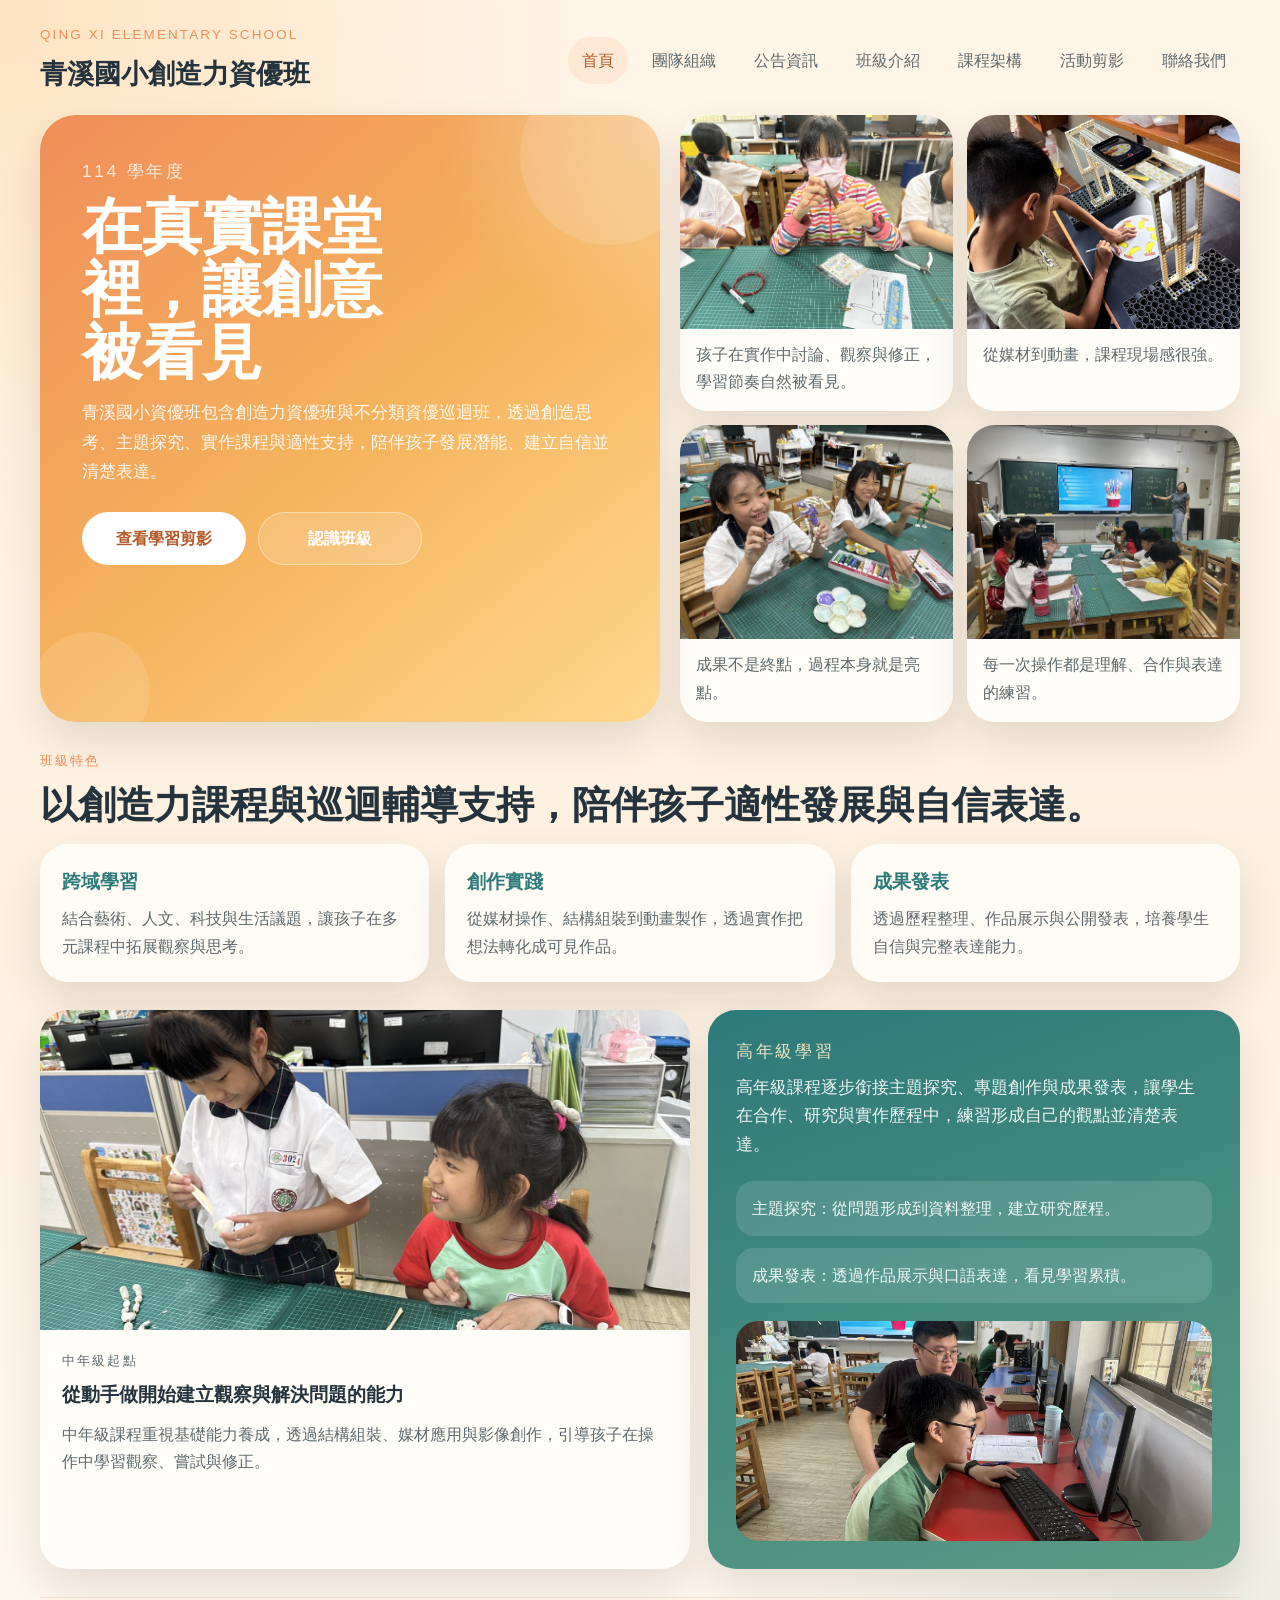
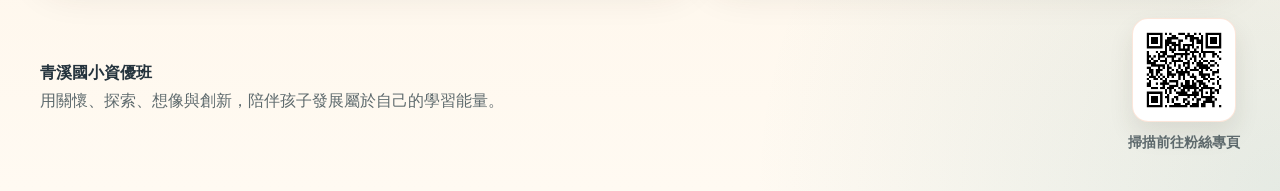
<file: index.html>
<!DOCTYPE html>
<html lang="zh-Hant">
<head>
  <meta charset="UTF-8">
  <meta name="viewport" content="width=device-width, initial-scale=1.0">
  <title>青溪國小創造力資優班</title>
  <style>
    :root {
      --cream: #fff7ec;
      --peach: #ffd7a8;
      --melon: #ef8f57;
      --teal: #2d7a7b;
      --leaf: #6d915e;
      --ink: #24333d;
      --muted: #5e6a6d;
      --paper: #fffdf8;
      --shadow: 0 20px 40px rgba(55, 45, 32, 0.12);
      --radius: 30px;
    }

    * { box-sizing: border-box; }
    body {
      margin: 0;
      background:
        radial-gradient(circle at top left, rgba(255, 215, 168, 0.6), transparent 28%),
        radial-gradient(circle at bottom right, rgba(45, 122, 123, 0.12), transparent 24%),
        linear-gradient(180deg, #fff6e8, #fdf0df 52%, #fffaf2);
      color: var(--ink);
      font-family: "Microsoft JhengHei", "PingFang TC", sans-serif;
      line-height: 1.7;
    }

    a { color: inherit; text-decoration: none; }
    .wrap { width: min(1200px, calc(100% - 30px)); margin: 0 auto; }

    .site-header, .site-footer { width: min(1200px, calc(100% - 30px)); margin: 0 auto; }
    .site-header {
      display: flex;
      justify-content: space-between;
      align-items: center;
      gap: 24px;
      padding: 24px 0 18px;
    }

    .brand-block { display: grid; gap: 4px; }
    .eyebrow {
      margin: 0;
      font-size: 0.84rem;
      letter-spacing: 0.16em;
      color: var(--melon);
      text-transform: uppercase;
    }
    .brand {
      font-family: "Microsoft JhengHei", "PingFang TC", sans-serif;
      font-size: 1.7rem;
      font-weight: 800;
    }

    .site-nav {
      display: flex;
      flex-wrap: wrap;
      gap: 10px;
      justify-content: flex-end;
    }
    .site-nav a {
      padding: 10px 14px;
      border-radius: 999px;
      color: var(--muted);
    }
    .site-nav a.active,
    .site-nav a:hover {
      background: rgba(239, 143, 87, 0.12);
      color: #af5a26;
    }

    .hero {
      display: grid;
      grid-template-columns: 1.05fr 0.95fr;
      gap: 20px;
      margin-bottom: 28px;
      align-items: stretch;
    }

    .hero-copy {
      padding: 42px;
      border-radius: 36px;
      background:
        radial-gradient(circle at top right, rgba(255,255,255,0.34), transparent 26%),
        linear-gradient(140deg, #f08e59, #f5b35d 52%, #ffd88f);
      color: #fff;
      box-shadow: var(--shadow);
      position: relative;
      overflow: hidden;
    }

    .hero-copy::before,
    .hero-copy::after {
      content: "";
      position: absolute;
      border-radius: 50%;
      background: rgba(255, 255, 255, 0.12);
    }

    .hero-copy::before {
      width: 180px;
      height: 180px;
      top: -50px;
      right: -40px;
    }

    .hero-copy::after {
      width: 120px;
      height: 120px;
      bottom: -30px;
      left: -10px;
    }

    .hero-copy .eyebrow { color: rgba(255,255,255,0.82); }
    .hero-copy h1 {
      margin: 10px 0 14px;
      font-size: clamp(2.4rem, 4.7vw, 4.6rem);
      line-height: 1.04;
      max-width: 9ch;
    }

    .hero-copy p {
      margin: 0;
      max-width: 620px;
      color: rgba(255,255,255,0.92);
      font-size: 1.08rem;
    }

    .hero-actions {
      display: flex;
      flex-wrap: wrap;
      gap: 12px;
      margin-top: 26px;
    }

    .button {
      display: inline-flex;
      align-items: center;
      justify-content: center;
      min-width: 164px;
      padding: 12px 18px;
      border-radius: 999px;
      font-weight: 800;
    }

    .button.primary { background: #fff; color: #b65928; }
    .button.secondary { background: rgba(255,255,255,0.16); color: #fff; border: 1px solid rgba(255,255,255,0.4); }

    .hero-collage {
      display: grid;
      grid-template-columns: repeat(2, minmax(0, 1fr));
      gap: 14px;
    }

    .hero-collage figure,
    .story-card,
    .snapshot-card,
    .quote-card {
      margin: 0;
      border-radius: 28px;
      background: var(--paper);
      box-shadow: var(--shadow);
      overflow: hidden;
    }

    .hero-collage img {
      width: 100%;
      height: 214px;
      object-fit: cover;
      display: block;
    }

    .hero-collage figcaption {
      padding: 12px 16px 16px;
      color: var(--muted);
      background: #fffdf8;
    }

    .section { margin-bottom: 28px; }
    .section-head { margin-bottom: 18px; }
    .section-head h2 {
      margin: 10px 0 0;
      font-size: clamp(1.9rem, 3vw, 3.1rem);
      line-height: 1.12;
    }

    .story-grid {
      display: grid;
      grid-template-columns: 1fr 1fr 1fr;
      gap: 16px;
    }

    .story-card {
      padding: 22px;
      background: rgba(255, 253, 248, 0.9);
    }

    .story-card h3,
    .snapshot-card h3 {
      margin: 0 0 8px;
      color: var(--teal);
    }
    .story-card p,
    .snapshot-card p,
    .quote-card p { margin: 0; color: var(--muted); }

    .snapshot-layout {
      display: grid;
      grid-template-columns: 1.1fr 0.9fr;
      gap: 18px;
      align-items: stretch;
    }

    .snapshot-card {
      padding: 0;
      overflow: hidden;
    }

    .snapshot-card img {
      width: 100%;
      height: 320px;
      object-fit: cover;
      display: block;
    }

    .snapshot-card .copy {
      padding: 20px 22px 24px;
    }

    .snapshot-layout .eyebrow {
      margin: 0 0 8px;
    }

    .quote-card .eyebrow {
      color: rgba(255, 236, 199, 0.92);
    }

    .card-heading,
    .snapshot-card h3,
    .quote-card strong {
      display: block;
      margin: 0 0 12px;
      font-size: 1.2rem;
      font-weight: 800;
      line-height: 1.45;
    }

    .quote-card {
      padding: 28px;
      background: linear-gradient(160deg, #2d7a7b, #5b9b84);
      color: #fff;
      align-self: stretch;
      display: flex;
      flex-direction: column;
      justify-content: space-between;
    }

    .quote-points {
      display: grid;
      gap: 12px;
      margin-top: 22px;
    }

    .quote-points span {
      display: block;
      padding: 14px 16px;
      border-radius: 18px;
      background: rgba(255, 255, 255, 0.12);
      color: rgba(255, 255, 255, 0.92);
    }

    .quote-card img {
      display: block;
      width: 100%;
      height: 220px;
      margin-top: 18px;
      border-radius: 22px;
      object-fit: cover;
      object-position: center 35%;
    }

    .quote-card p {
      color: rgba(255,255,255,0.92);
      font-size: 1.04rem;
    }

    .quote-card strong {
      display: block;
      margin-bottom: 12px;
      font-size: 1.2rem;
    }

    .site-footer {
      display: flex;
      align-items: center;
      justify-content: space-between;
      gap: 20px;
      padding: 20px 0 36px;
      color: var(--muted);
      border-top: 1px solid rgba(239, 143, 87, 0.18);
      margin-top: 4px;
    }

    .footer-title {
      margin: 0 0 6px;
      color: var(--ink);
      font-weight: 800;
    }

    .site-footer p {
      margin: 0;
    }

    .footer-qr {
      display: grid;
      justify-items: center;
      gap: 8px;
      flex: 0 0 auto;
      color: var(--forest);
      font-size: 0.9rem;
      font-weight: 700;
      text-align: center;
    }

    .footer-qr img {
      width: 104px;
      height: 104px;
      padding: 8px;
      border-radius: 16px;
      background: #fff;
      border: 1px solid rgba(239, 143, 87, 0.22);
      box-shadow: 0 12px 24px rgba(55, 45, 32, 0.1);
    }

    @media (max-width: 920px) {
      .hero, .story-grid, .snapshot-layout { grid-template-columns: 1fr; }
      .hero-collage { grid-template-columns: repeat(2, minmax(0, 1fr)); }
      .hero-copy { padding: 32px 26px; }
      .site-footer { flex-direction: column; align-items: flex-start; }
      .footer-qr { justify-items: start; text-align: left; }
    }

    @media (max-width: 620px) {
      .hero-collage { grid-template-columns: 1fr; }
    }
  </style>
</head>
<body>
  <header class="site-header">
    <div class="brand-block">
      <p class="eyebrow">Qing Xi Elementary School</p>
      <a class="brand" href="index.html">青溪國小創造力資優班</a>
    </div>
    <nav class="site-nav">
      <a class="active" href="index.html">首頁</a>
      <a href="organization.html">團隊組織</a>
      <a href="notices.html">公告資訊</a>
      <a href="about.html">班級介紹</a>
      <a href="curriculum.html">課程架構</a>
      <a href="highlights.html">活動剪影</a>
      <a href="contact.html">聯絡我們</a>
    </nav>
  </header>

  <main class="wrap">
    <section class="hero">
      <div class="hero-copy">
        <p class="eyebrow">114 學年度</p>
        <h1>在真實課堂裡，讓創意被看見</h1>
        <p>青溪國小資優班包含創造力資優班與不分類資優巡迴班，透過創造思考、主題探究、實作課程與適性支持，陪伴孩子發展潛能、建立自信並清楚表達。</p>
        <div class="hero-actions">
          <a class="button primary" href="highlights.html">查看學習剪影</a>
          <a class="button secondary" href="about.html">認識班級</a>
        </div>
      </div>
      <div class="hero-collage">
        <figure>
          <img src="assets/img-people-making-web.jpg" alt="學生創作課堂">
          <figcaption>孩子在實作中討論、觀察與修正，學習節奏自然被看見。</figcaption>
        </figure>
        <figure>
          <img
            src="assets/img-animation-random-1.jpg"
            alt="三年級學生進行動畫製作課程"
            data-random-group="animation"
          >
          <figcaption>從媒材到動畫，課程現場感很強。</figcaption>
        </figure>
        <figure>
          <img src="assets/img-painting-dolls-web.jpg" alt="人偶彩繪課程">
          <figcaption>成果不是終點，過程本身就是亮點。</figcaption>
        </figure>
        <figure>
          <img src="assets/img-structure-web.jpg" alt="結構組裝課程">
          <figcaption>每一次操作都是理解、合作與表達的練習。</figcaption>
        </figure>
      </div>
    </section>

    <section class="section">
      <div class="section-head">
        <p class="eyebrow">班級特色</p>
        <h2>以創造力課程與巡迴輔導支持，陪伴孩子適性發展與自信表達。</h2>
      </div>
      <div class="story-grid">
        <article class="story-card">
          <h3>跨域學習</h3>
          <p>結合藝術、人文、科技與生活議題，讓孩子在多元課程中拓展觀察與思考。</p>
        </article>
        <article class="story-card">
          <h3>創作實踐</h3>
          <p>從媒材操作、結構組裝到動畫製作，透過實作把想法轉化成可見作品。</p>
        </article>
        <article class="story-card">
          <h3>成果發表</h3>
          <p>透過歷程整理、作品展示與公開發表，培養學生自信與完整表達能力。</p>
        </article>
      </div>
    </section>

    <section class="section">
      <div class="snapshot-layout">
        <article class="snapshot-card">
          <img
            src="assets/img-media-random-1.jpg"
            alt="三年級學生進行媒材應用創作活動"
            data-random-group="media"
            loading="lazy"
          >
          <div class="copy">
            <p class="eyebrow">中年級起點</p>
            <strong class="card-heading">從動手做開始建立觀察與解決問題的能力</strong>
            <p>中年級課程重視基礎能力養成，透過結構組裝、媒材應用與影像創作，引導孩子在操作中學習觀察、嘗試與修正。</p>
          </div>
        </article>
        <article class="quote-card">
          <div>
            <p class="eyebrow">高年級學習</p>
            <p>高年級課程逐步銜接主題探究、專題創作與成果發表，讓學生在合作、研究與實作歷程中，練習形成自己的觀點並清楚表達。</p>
          </div>
          <div class="quote-points">
            <span>主題探究：從問題形成到資料整理，建立研究歷程。</span>
            <span>成果發表：透過作品展示與口語表達，看見學習累積。</span>
          </div>
          <img src="assets/img-grad-project.jpg" alt="高年級專題學習紀錄" loading="lazy">
        </article>
      </div>
    </section>
  </main>

  <footer class="site-footer">
    <div>
      <p class="footer-title">青溪國小資優班</p>
      <p>用關懷、探索、想像與創新，陪伴孩子發展屬於自己的學習能量。</p>
    </div>
    <div class="footer-qr">
      <img src="assets/fan-page-qr.png" alt="青溪國小資優班粉絲專頁 QR Code">
      <p>掃描前往粉絲專頁</p>
    </div>
  </footer>
  <script src="assets/random-images.js"></script>
</body>
</html>
</file>
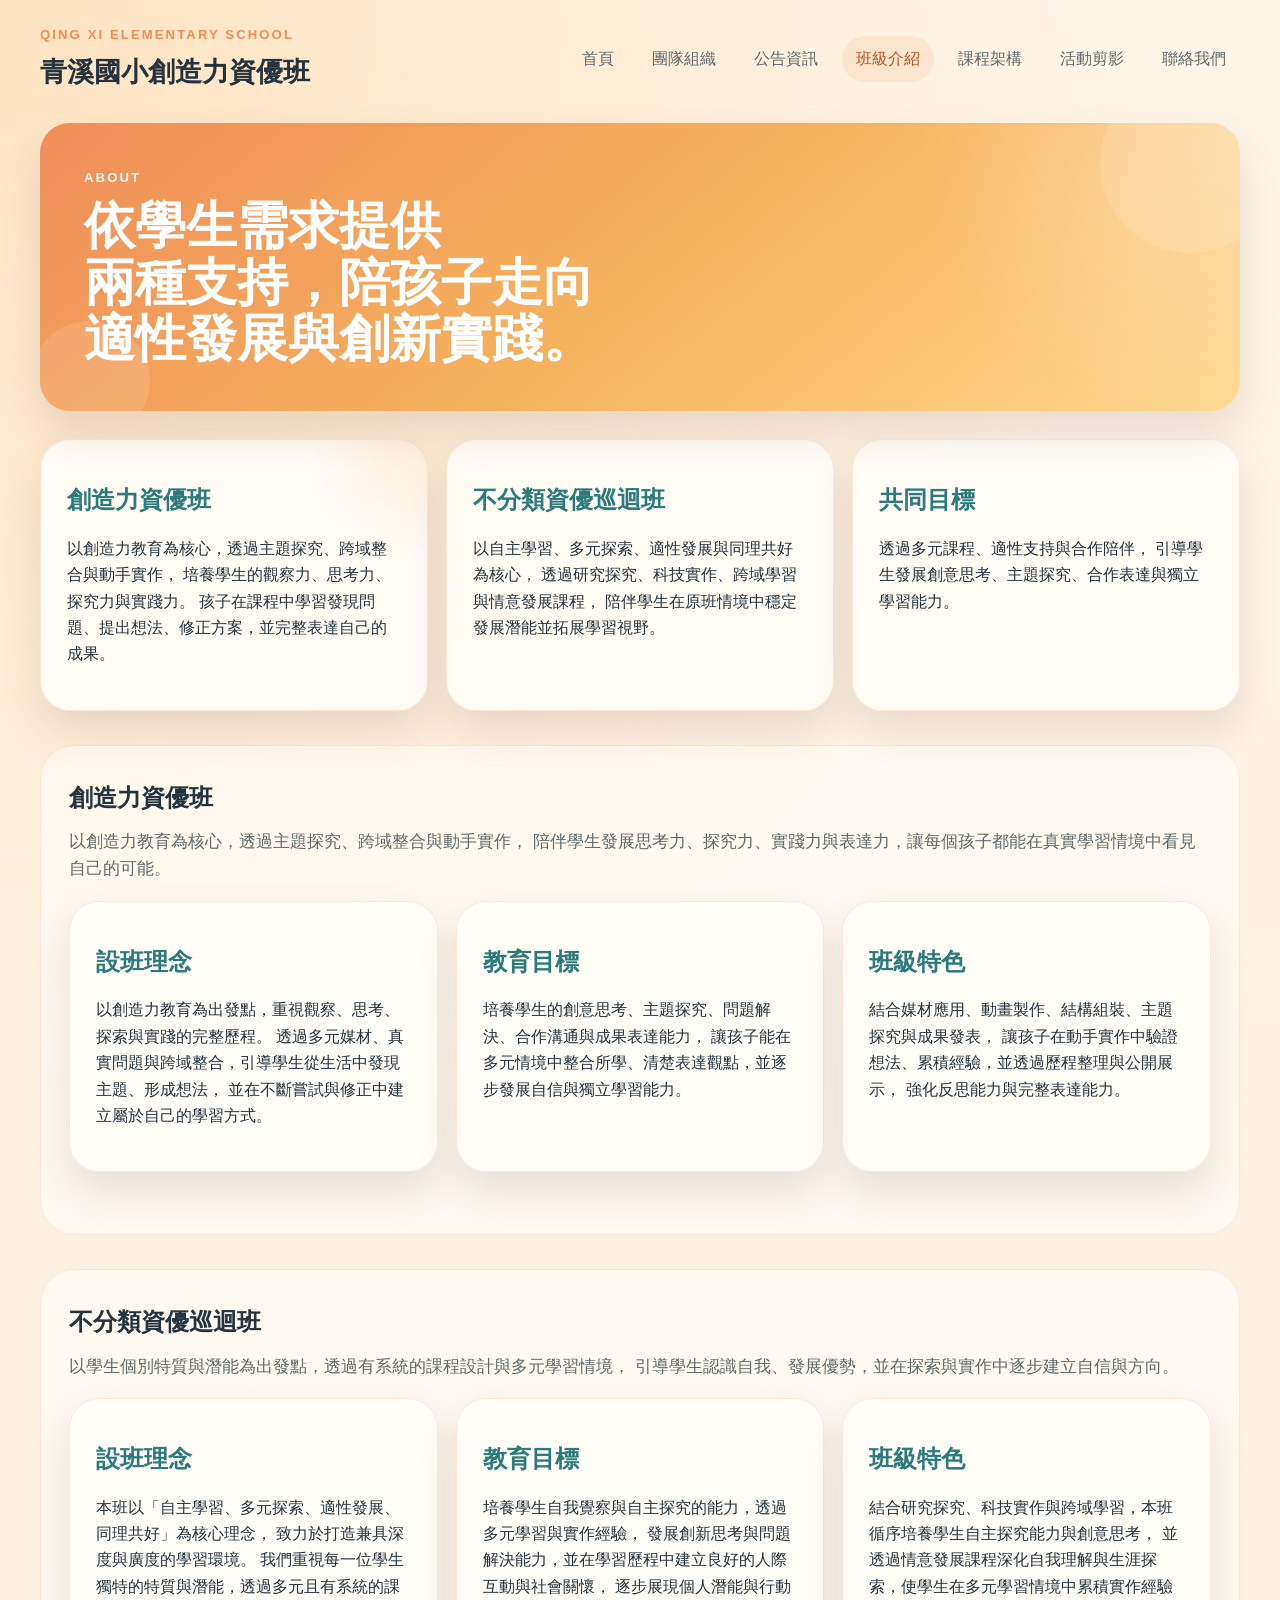
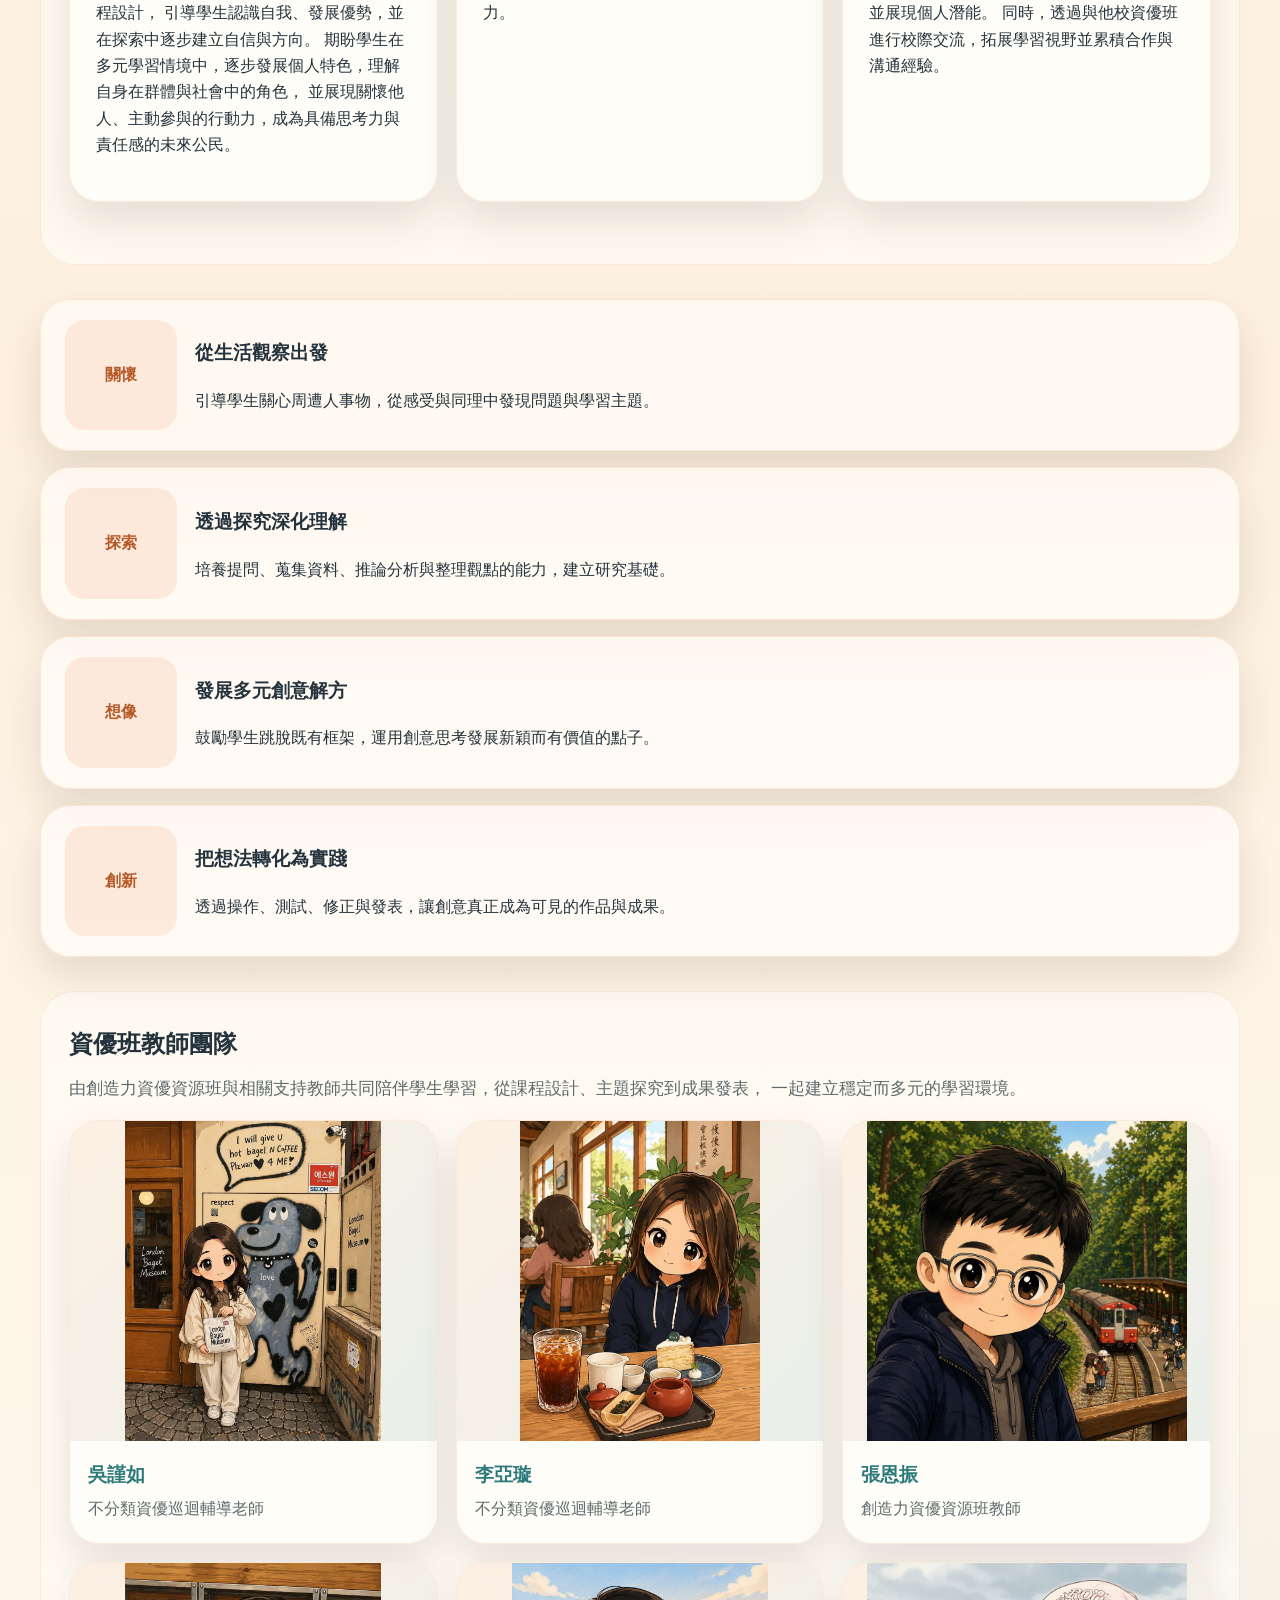
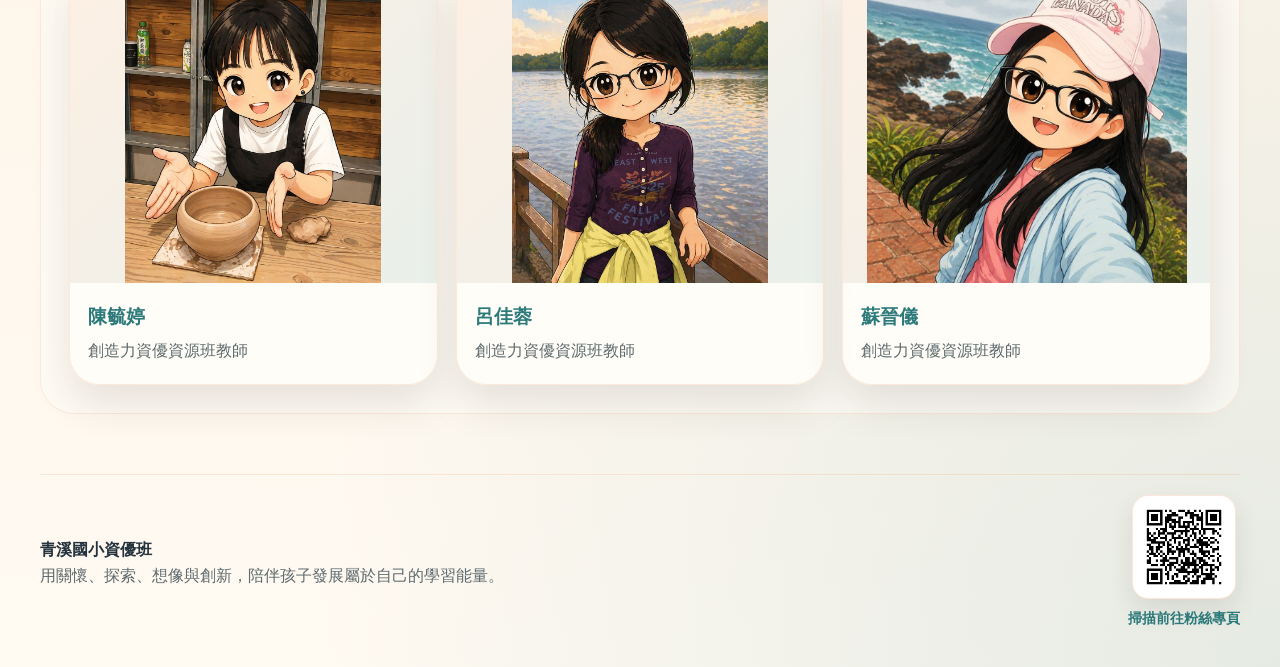
<file: about.html>
<!DOCTYPE html>
<html lang="zh-Hant">
<head>
  <meta charset="UTF-8">
  <meta name="viewport" content="width=device-width, initial-scale=1.0">
  <title>班級介紹｜青溪國小創造力資優班</title>
  <link rel="stylesheet" href="styles.css?v=20260428-footer">
</head>
<body>
  <header class="site-header">
    <div class="brand-block">
      <p class="eyebrow">Qing Xi Elementary School</p>
      <a class="brand" href="index.html">青溪國小創造力資優班</a>
    </div>
    <nav class="site-nav">
      <a href="index.html">首頁</a>
      <a href="organization.html">團隊組織</a>
      <a href="notices.html">公告資訊</a>
      <a class="active" href="about.html">班級介紹</a>
      <a href="curriculum.html">課程架構</a>
      <a href="highlights.html">活動剪影</a>
      <a href="contact.html">聯絡我們</a>
    </nav>
  </header>

  <main class="inner-page">
    <section class="page-hero">
      <p class="eyebrow">About</p>
      <h1>依學生需求提供<br>兩種支持，陪孩子走向<br><span class="text-keep">適性發展</span>與<span class="text-keep">創新實踐</span>。</h1>
    </section>

    <section class="content-grid">
      <article class="content-card large">
        <h2>創造力資優班</h2>
        <p>
          以創造力教育為核心，透過主題探究、跨域整合與動手實作，
          培養學生的觀察力、思考力、探究力與實踐力。
          孩子在課程中學習發現問題、提出想法、修正方案，並完整表達自己的成果。
        </p>
      </article>
      <article class="content-card">
        <h2>不分類資優巡迴班</h2>
        <p>
          以自主學習、多元探索、適性發展與同理共好為核心，
          透過研究探究、科技實作、跨域學習與情意發展課程，
          陪伴學生在原班情境中穩定發展潛能並拓展學習視野。
        </p>
      </article>
      <article class="content-card">
        <h2>共同目標</h2>
        <p>
          透過多元課程、適性支持與合作陪伴，
          引導學生發展創意思考、主題探究、合作表達與獨立學習能力。
        </p>
      </article>
    </section>

    <section class="section soft">
      <div class="section-head">
        <h2>創造力資優班</h2>
        <p class="body-text">
          以創造力教育為核心，透過主題探究、跨域整合與動手實作，
          陪伴學生發展思考力、探究力、實踐力與表達力，讓每個孩子都能在真實學習情境中看見自己的可能。
        </p>
      </div>
      <div class="content-grid">
        <article class="content-card">
          <h2>設班理念</h2>
          <p>
            以創造力教育為出發點，重視觀察、思考、探索與實踐的完整歷程。
            透過多元媒材、真實問題與跨域整合，引導學生從生活中發現主題、形成想法，
            並在不斷嘗試與修正中建立屬於自己的學習方式。
          </p>
        </article>
        <article class="content-card">
          <h2>教育目標</h2>
          <p>
            培養學生的創意思考、主題探究、問題解決、合作溝通與成果表達能力，
            讓孩子能在多元情境中整合所學、清楚表達觀點，並逐步發展自信與獨立學習能力。
          </p>
        </article>
        <article class="content-card">
          <h2>班級特色</h2>
          <p>
            結合媒材應用、動畫製作、結構組裝、主題探究與成果發表，
            讓孩子在動手實作中驗證想法、累積經驗，並透過歷程整理與公開展示，
            強化反思能力與完整表達能力。
          </p>
        </article>
      </div>
    </section>

    <section class="section soft">
      <div class="section-head">
        <h2>不分類資優巡迴班</h2>
        <p class="body-text">
          以學生個別特質與潛能為出發點，透過有系統的課程設計與多元學習情境，
          引導學生認識自我、發展優勢，並在探索與實作中逐步建立自信與方向。
        </p>
      </div>
      <div class="content-grid">
        <article class="content-card">
          <h2>設班理念</h2>
          <p>
            本班以「自主學習、多元探索、適性發展、同理共好」為核心理念，
            致力於打造兼具深度與廣度的學習環境。
            我們重視每一位學生獨特的特質與潛能，透過多元且有系統的課程設計，
            引導學生認識自我、發展優勢，並在探索中逐步建立自信與方向。
            期盼學生在多元學習情境中，逐步發展個人特色，理解自身在群體與社會中的角色，
            並展現關懷他人、主動參與的行動力，成為具備思考力與責任感的未來公民。
          </p>
        </article>
        <article class="content-card">
          <h2>教育目標</h2>
          <p>
            培養學生自我覺察與自主探究的能力，透過多元學習與實作經驗，
            發展創新思考與問題解決能力，並在學習歷程中建立良好的人際互動與社會關懷，
            逐步展現個人潛能與行動力。
          </p>
        </article>
        <article class="content-card">
          <h2>班級特色</h2>
          <p>
            結合研究探究、科技實作與跨域學習，本班循序培養學生自主探究能力與創意思考，
            並透過情意發展課程深化自我理解與生涯探索，使學生在多元學習情境中累積實作經驗並展現個人潛能。
            同時，透過與他校資優班進行校際交流，拓展學習視野並累積合作與溝通經驗。
          </p>
        </article>
      </div>
    </section>

    <section class="timeline">
      <div class="timeline-item">
        <span>關懷</span>
        <div>
          <h3>從生活觀察出發</h3>
          <p>引導學生關心周遭人事物，從感受與同理中發現問題與學習主題。</p>
        </div>
      </div>
      <div class="timeline-item">
        <span>探索</span>
        <div>
          <h3>透過探究深化理解</h3>
          <p>培養提問、蒐集資料、推論分析與整理觀點的能力，建立研究基礎。</p>
        </div>
      </div>
      <div class="timeline-item">
        <span>想像</span>
        <div>
          <h3>發展多元創意解方</h3>
          <p>鼓勵學生跳脫既有框架，運用創意思考發展新穎而有價值的點子。</p>
        </div>
      </div>
      <div class="timeline-item">
        <span>創新</span>
        <div>
          <h3>把想法轉化為實踐</h3>
          <p>透過操作、測試、修正與發表，讓創意真正成為可見的作品與成果。</p>
        </div>
      </div>
    </section>

    <section class="section soft">
      <div class="section-head">
        <h2>資優班教師團隊</h2>
        <p class="body-text">
          由創造力資優資源班與相關支持教師共同陪伴學生學習，從課程設計、主題探究到成果發表，
          一起建立穩定而多元的學習環境。
        </p>
      </div>
      <div class="teacher-grid">
        <article class="teacher-card">
          <img class="teacher-photo q-photo" src="assets/wuQ-web.jpg" alt="吳謹如老師Q版頭像">
          <div class="teacher-body">
            <h3>吳謹如</h3>
            <p>不分類資優巡迴輔導老師</p>
          </div>
        </article>
        <article class="teacher-card">
          <img class="teacher-photo q-photo" src="assets/liQ-web.jpg" alt="李亞璇老師Q版頭像">
          <div class="teacher-body">
            <h3>李亞璇</h3>
            <p>不分類資優巡迴輔導老師</p>
          </div>
        </article>
        <article class="teacher-card">
          <img class="teacher-photo q-photo" src="assets/znQ-web.jpg" alt="張恩振老師Q版頭像">
          <div class="teacher-body">
            <h3>張恩振</h3>
            <p>創造力資優資源班教師</p>
          </div>
        </article>
        <article class="teacher-card">
          <img class="teacher-photo q-photo" src="assets/chenQ-web.jpg" alt="陳毓婷老師Q版頭像">
          <div class="teacher-body">
            <h3>陳毓婷</h3>
            <p>創造力資優資源班教師</p>
          </div>
        </article>
        <article class="teacher-card">
          <img class="teacher-photo q-photo" src="assets/luQ-web.jpg" alt="呂佳蓉老師Q版頭像">
          <div class="teacher-body">
            <h3>呂佳蓉</h3>
            <p>創造力資優資源班教師</p>
          </div>
        </article>
        <article class="teacher-card">
          <img class="teacher-photo q-photo" src="assets/suQ-web.jpg" alt="蘇晉儀老師Q版頭像">
          <div class="teacher-body">
            <h3>蘇晉儀</h3>
            <p>創造力資優資源班教師</p>
          </div>
        </article>
      </div>
    </section>
  </main>

  <footer class="site-footer">
    <div>
      <p class="footer-title">青溪國小資優班</p>
      <p>用關懷、探索、想像與創新，陪伴孩子發展屬於自己的學習能量。</p>
    </div>
    <div class="footer-qr">
      <img src="assets/fan-page-qr.png" alt="青溪國小資優班粉絲專頁 QR Code">
      <p>掃描前往粉絲專頁</p>
    </div>
  </footer>
</body>
</html>
</file>
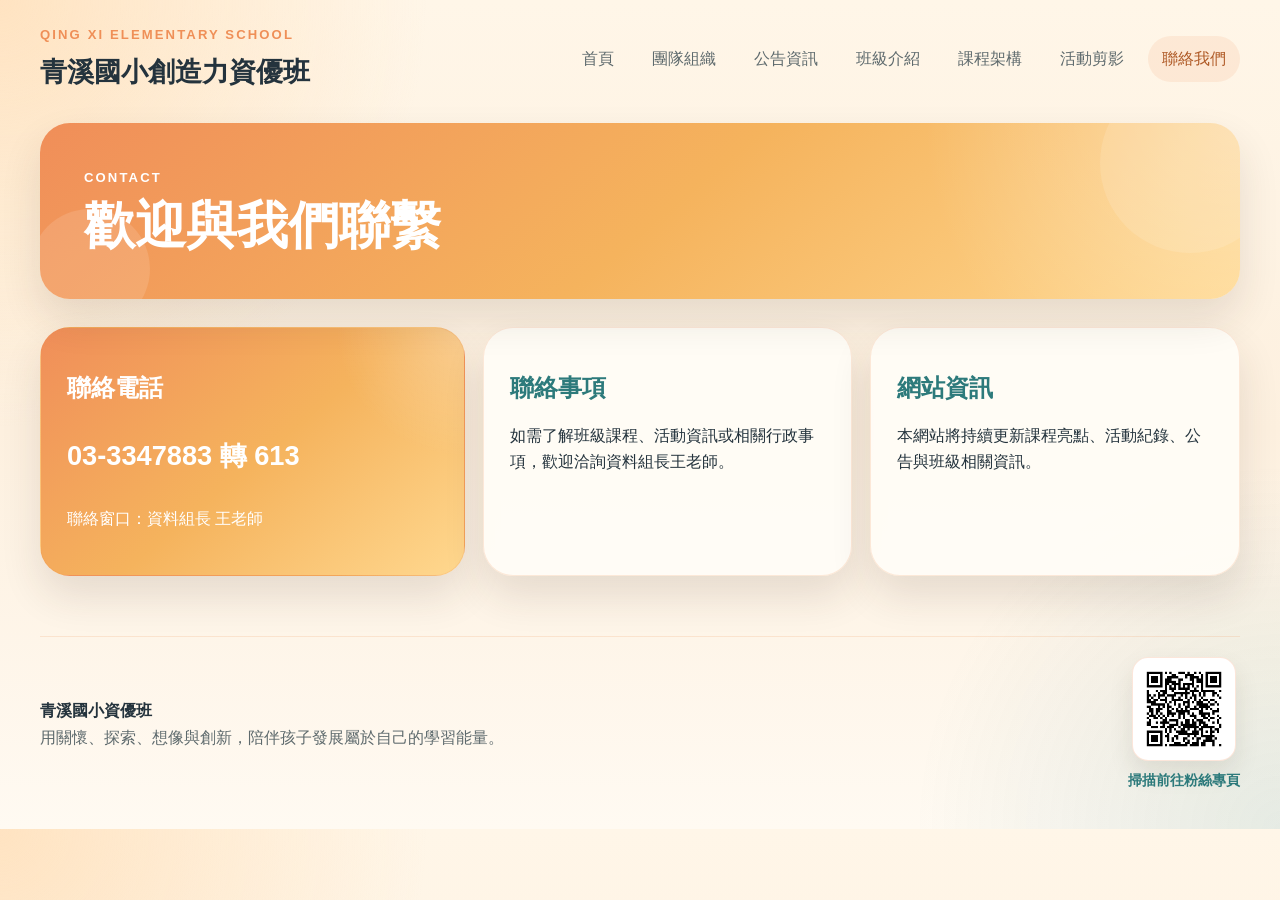
<file: contact.html>
<!DOCTYPE html>
<html lang="zh-Hant">
<head>
  <meta charset="UTF-8">
  <meta name="viewport" content="width=device-width, initial-scale=1.0">
  <title>聯絡我們｜青溪國小創造力資優班</title>
  <link rel="stylesheet" href="styles.css?v=20260428-footer">
</head>
<body>
  <header class="site-header">
    <div class="brand-block">
      <p class="eyebrow">Qing Xi Elementary School</p>
      <a class="brand" href="index.html">青溪國小創造力資優班</a>
    </div>
    <nav class="site-nav">
      <a href="index.html">首頁</a>
      <a href="organization.html">團隊組織</a>
      <a href="notices.html">公告資訊</a>
      <a href="about.html">班級介紹</a>
      <a href="curriculum.html">課程架構</a>
      <a href="highlights.html">活動剪影</a>
      <a class="active" href="contact.html">聯絡我們</a>
    </nav>
  </header>

  <main class="inner-page">
    <section class="page-hero">
      <p class="eyebrow">Contact</p>
      <h1>歡迎與我們聯繫</h1>
    </section>

    <section class="contact-grid">
      <article class="content-card large">
        <h2>聯絡電話</h2>
        <p class="contact-number">03-3347883 轉 613</p>
        <p>聯絡窗口：資料組長 王老師</p>
      </article>
      <article class="content-card">
        <h2>聯絡事項</h2>
        <p>如需了解班級課程、活動資訊或相關行政事項，歡迎洽詢資料組長王老師。</p>
      </article>
      <article class="content-card">
        <h2>網站資訊</h2>
        <p>本網站將持續更新課程亮點、活動紀錄、公告與班級相關資訊。</p>
      </article>
    </section>
  </main>

  <footer class="site-footer">
    <div>
      <p class="footer-title">青溪國小資優班</p>
      <p>用關懷、探索、想像與創新，陪伴孩子發展屬於自己的學習能量。</p>
    </div>
    <div class="footer-qr">
      <img src="assets/fan-page-qr.png" alt="青溪國小資優班粉絲專頁 QR Code">
      <p>掃描前往粉絲專頁</p>
    </div>
  </footer>
</body>
</html>
</file>
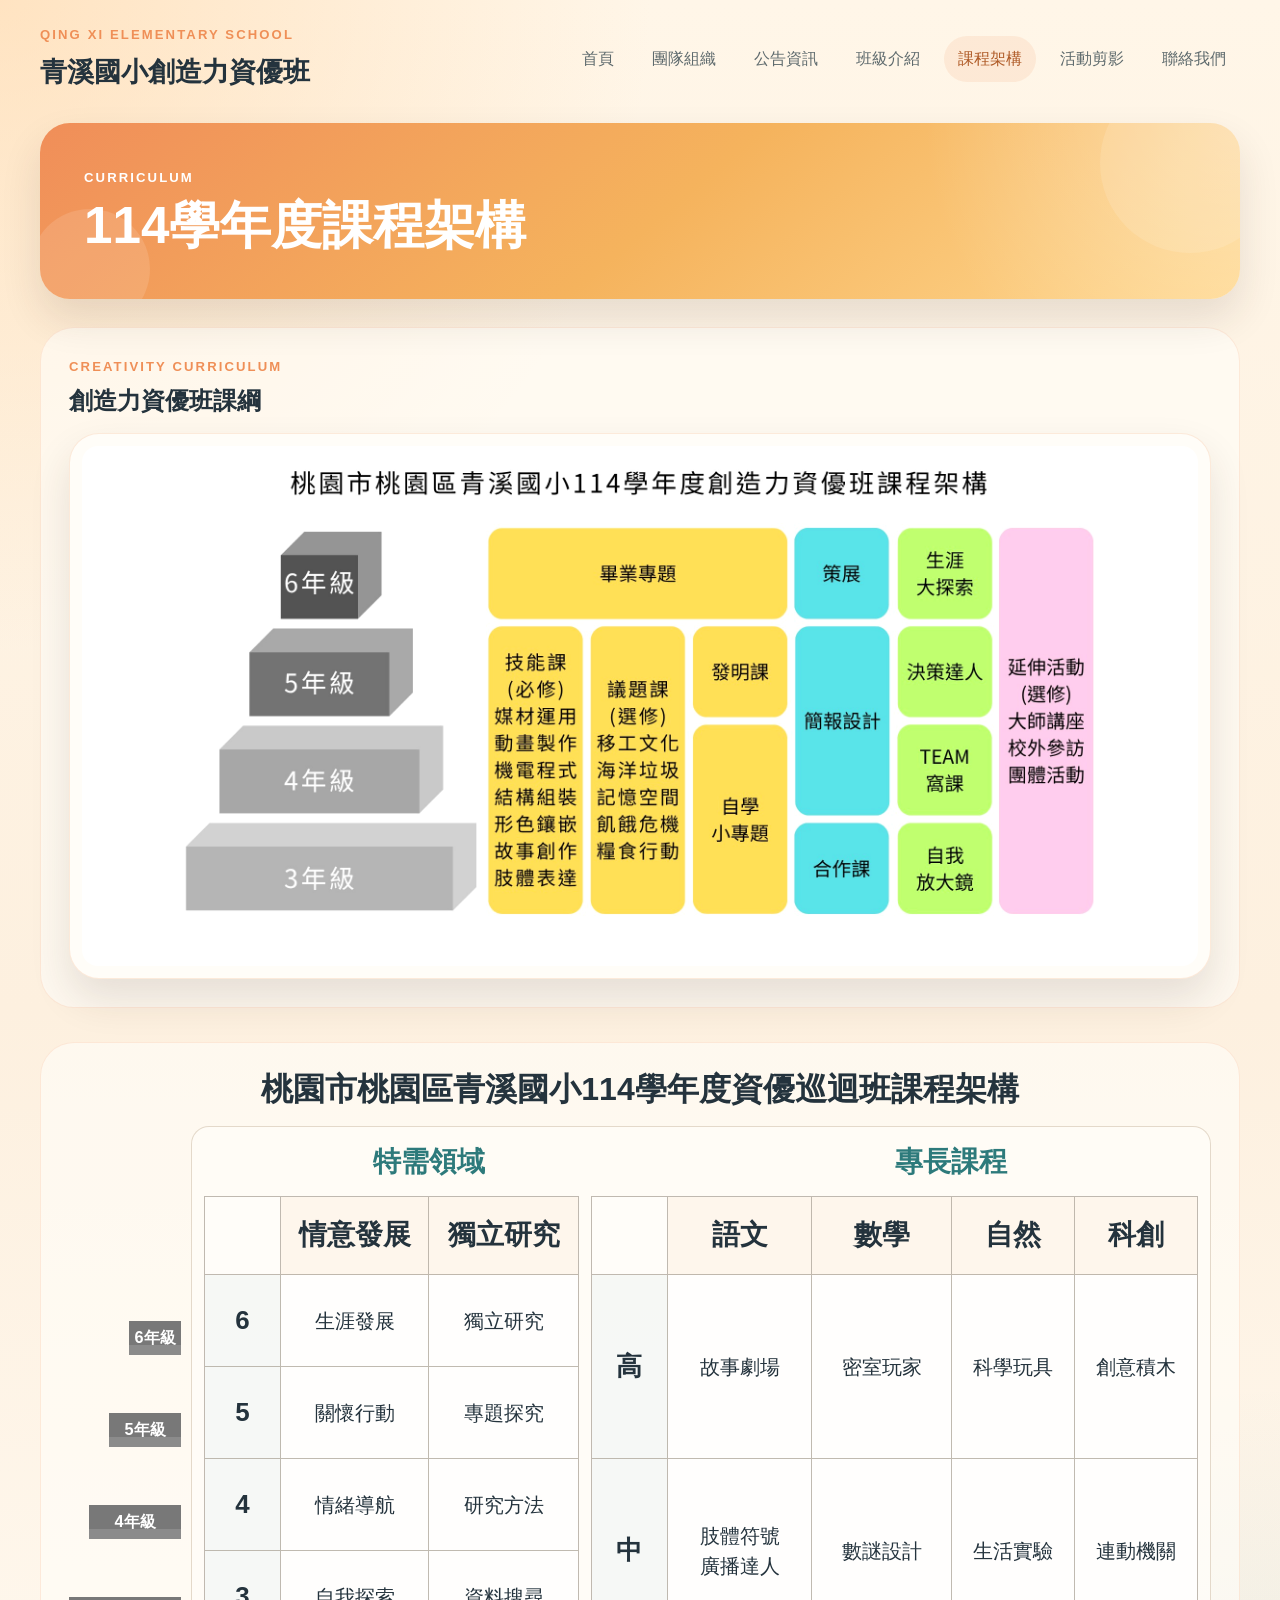
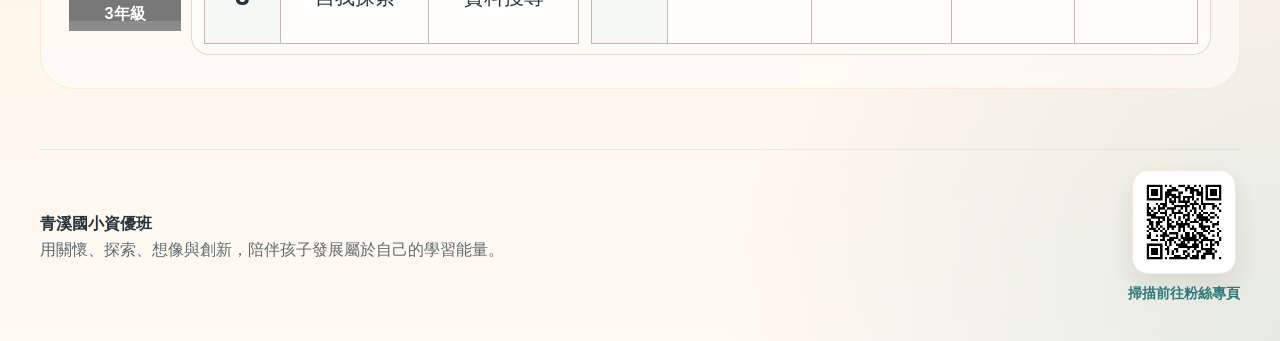
<file: curriculum.html>
<!DOCTYPE html>
<html lang="zh-Hant">
<head>
  <meta charset="UTF-8">
  <meta name="viewport" content="width=device-width, initial-scale=1.0">
  <title>課程架構｜青溪國小創造力資優班</title>
  <link rel="stylesheet" href="styles.css?v=20260428-footer">
</head>
<body>
  <header class="site-header">
    <div class="brand-block">
      <p class="eyebrow">Qing Xi Elementary School</p>
      <a class="brand" href="index.html">青溪國小創造力資優班</a>
    </div>
    <nav class="site-nav">
      <a href="index.html">首頁</a>
      <a href="organization.html">團隊組織</a>
      <a href="notices.html">公告資訊</a>
      <a href="about.html">班級介紹</a>
      <a class="active" href="curriculum.html">課程架構</a>
      <a href="highlights.html">活動剪影</a>
      <a href="contact.html">聯絡我們</a>
    </nav>
  </header>

  <main class="inner-page">
    <section class="page-hero">
      <p class="eyebrow">Curriculum</p>
      <h1>114學年度課程架構</h1>
    </section>

    <section class="section soft curriculum-card">
      <div class="section-head">
        <p class="eyebrow">Creativity Curriculum</p>
        <h2>創造力資優班課綱</h2>
      </div>
      <div class="photo-grid photo-grid-single">
        <figure class="photo-card large diagram-card diagram-focus">
          <img class="diagram-image" src="assets/curriculum-structure-114.jpg" alt="114學年度創造力資優班課程架構圖">
        </figure>
      </div>
    </section>

    <section class="section soft curriculum-card">
      <div class="section-head section-head-centered">
        <h2>桃園市桃園區青溪國小114學年度資優巡迴班課程架構</h2>
      </div>
      <div class="curriculum-map-layout">
        <div class="map-stair">
          <div class="map-step-spacer"></div>
          <div class="map-step step-6">6年級</div>
          <div class="map-step step-5">5年級</div>
          <div class="map-step step-4">4年級</div>
          <div class="map-step step-3">3年級</div>
        </div>

        <div class="map-table-board">
          <div class="scan-board">
            <section class="scan-column">
              <div class="scan-section-title scan-section-title-left">特需領域</div>
              <div class="scan-grid special-scan-grid">
                <div class="scan-cell head blank-cell"></div>
                <div class="scan-cell head">情意發展</div>
                <div class="scan-cell head">獨立研究</div>
                <div class="scan-cell grade-cell">6</div>
                <div class="scan-cell">生涯發展</div>
                <div class="scan-cell">獨立研究</div>
                <div class="scan-cell grade-cell">5</div>
                <div class="scan-cell">關懷行動</div>
                <div class="scan-cell">專題探究</div>
                <div class="scan-cell grade-cell">4</div>
                <div class="scan-cell">情緒導航</div>
                <div class="scan-cell">研究方法</div>
                <div class="scan-cell grade-cell">3</div>
                <div class="scan-cell">自我探索</div>
                <div class="scan-cell">資料搜尋</div>
              </div>
            </section>

            <section class="scan-column">
              <div class="scan-section-title scan-section-title-left">專長課程</div>
              <div class="scan-grid subject-scan-grid">
                <div class="scan-cell head blank-cell"></div>
                <div class="scan-cell head">語文</div>
                <div class="scan-cell head">數學</div>
                <div class="scan-cell head">自然</div>
                <div class="scan-cell head">科創</div>
                <div class="scan-cell level-cell tall-row-cell">高</div>
                <div class="scan-cell tall-row-cell">故事劇場</div>
                <div class="scan-cell tall-row-cell">密室玩家</div>
                <div class="scan-cell tall-row-cell">科學玩具</div>
                <div class="scan-cell tall-row-cell">創意積木</div>
                <div class="scan-cell level-cell middle-level-cell tall-row-cell">中</div>
                <div class="scan-cell tall-row-cell">肢體符號<br>廣播達人</div>
                <div class="scan-cell tall-row-cell">數謎設計</div>
                <div class="scan-cell tall-row-cell">生活實驗</div>
                <div class="scan-cell tall-row-cell">連動機關</div>
              </div>
            </section>
          </div>
        </div>
      </div>
    </section>
  </main>

  <footer class="site-footer">
    <div>
      <p class="footer-title">青溪國小資優班</p>
      <p>用關懷、探索、想像與創新，陪伴孩子發展屬於自己的學習能量。</p>
    </div>
    <div class="footer-qr">
      <img src="assets/fan-page-qr.png" alt="青溪國小資優班粉絲專頁 QR Code">
      <p>掃描前往粉絲專頁</p>
    </div>
  </footer>
</body>
</html>
</file>
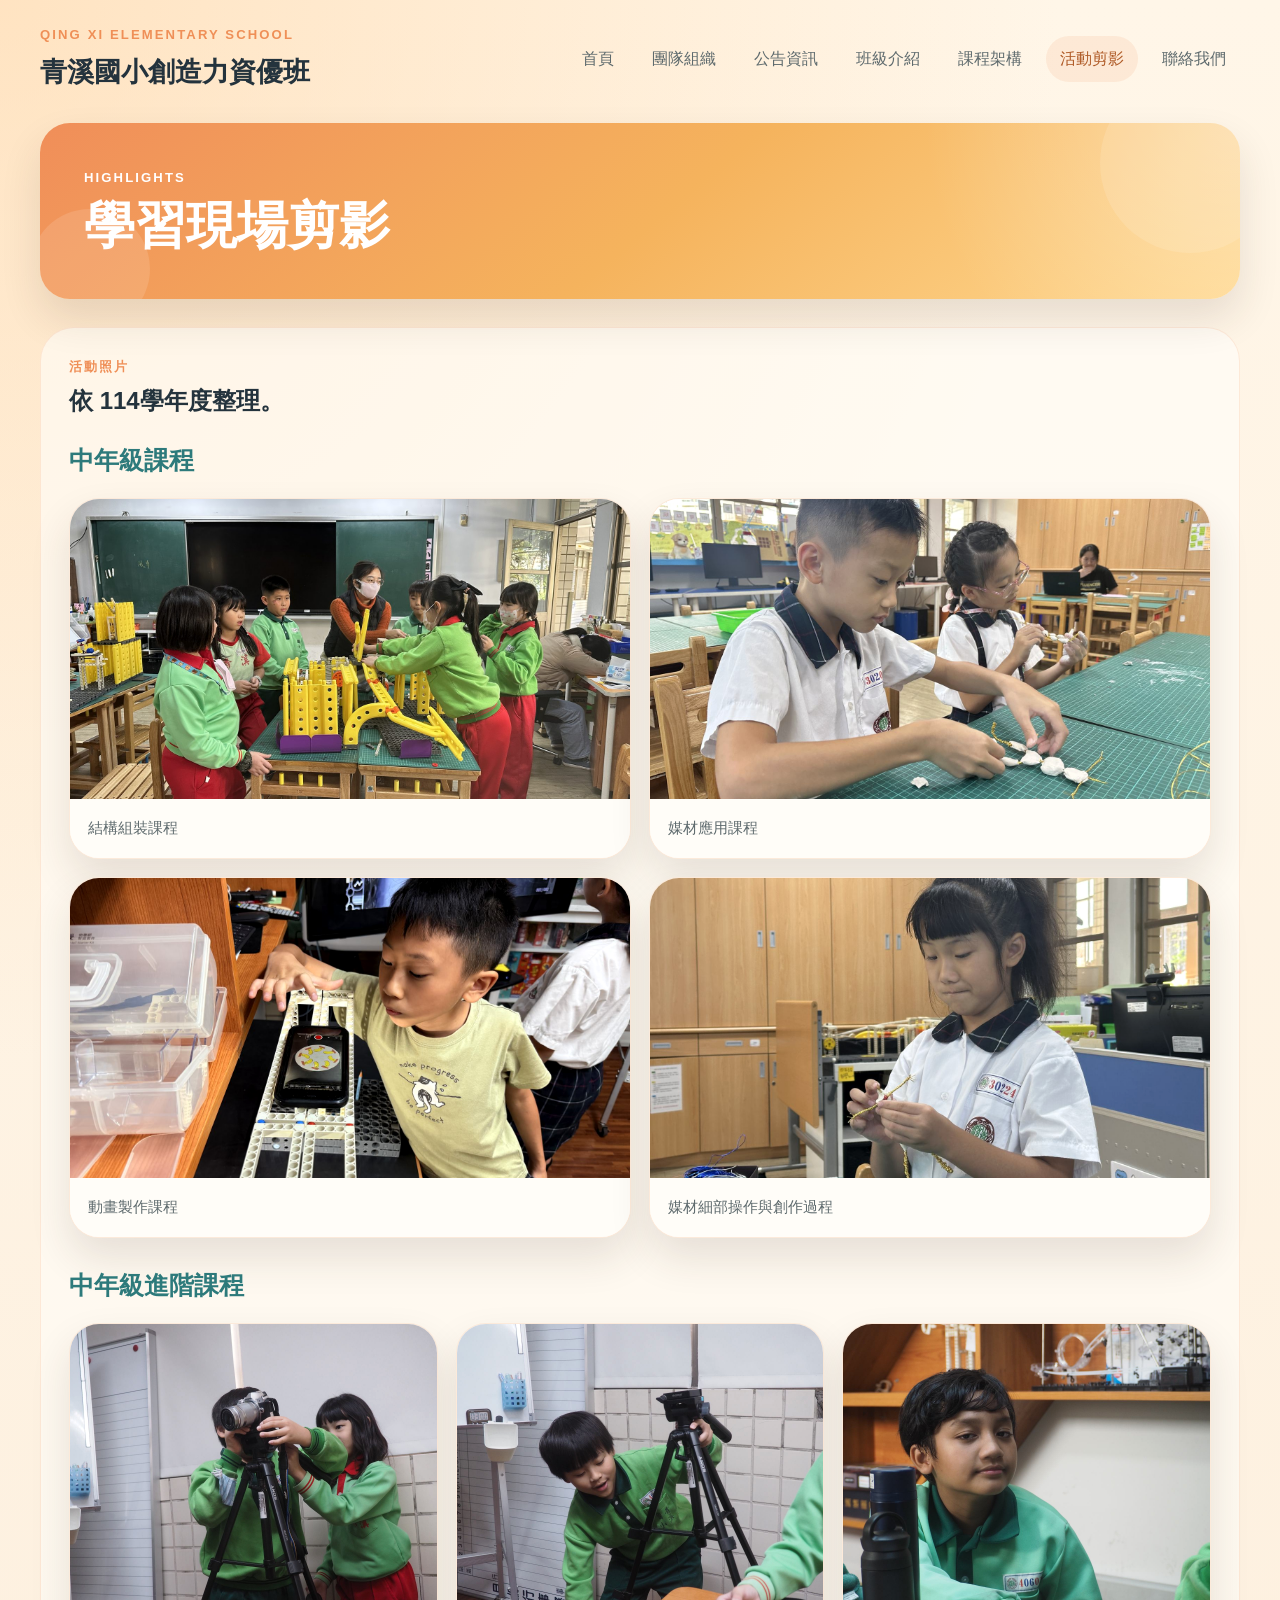
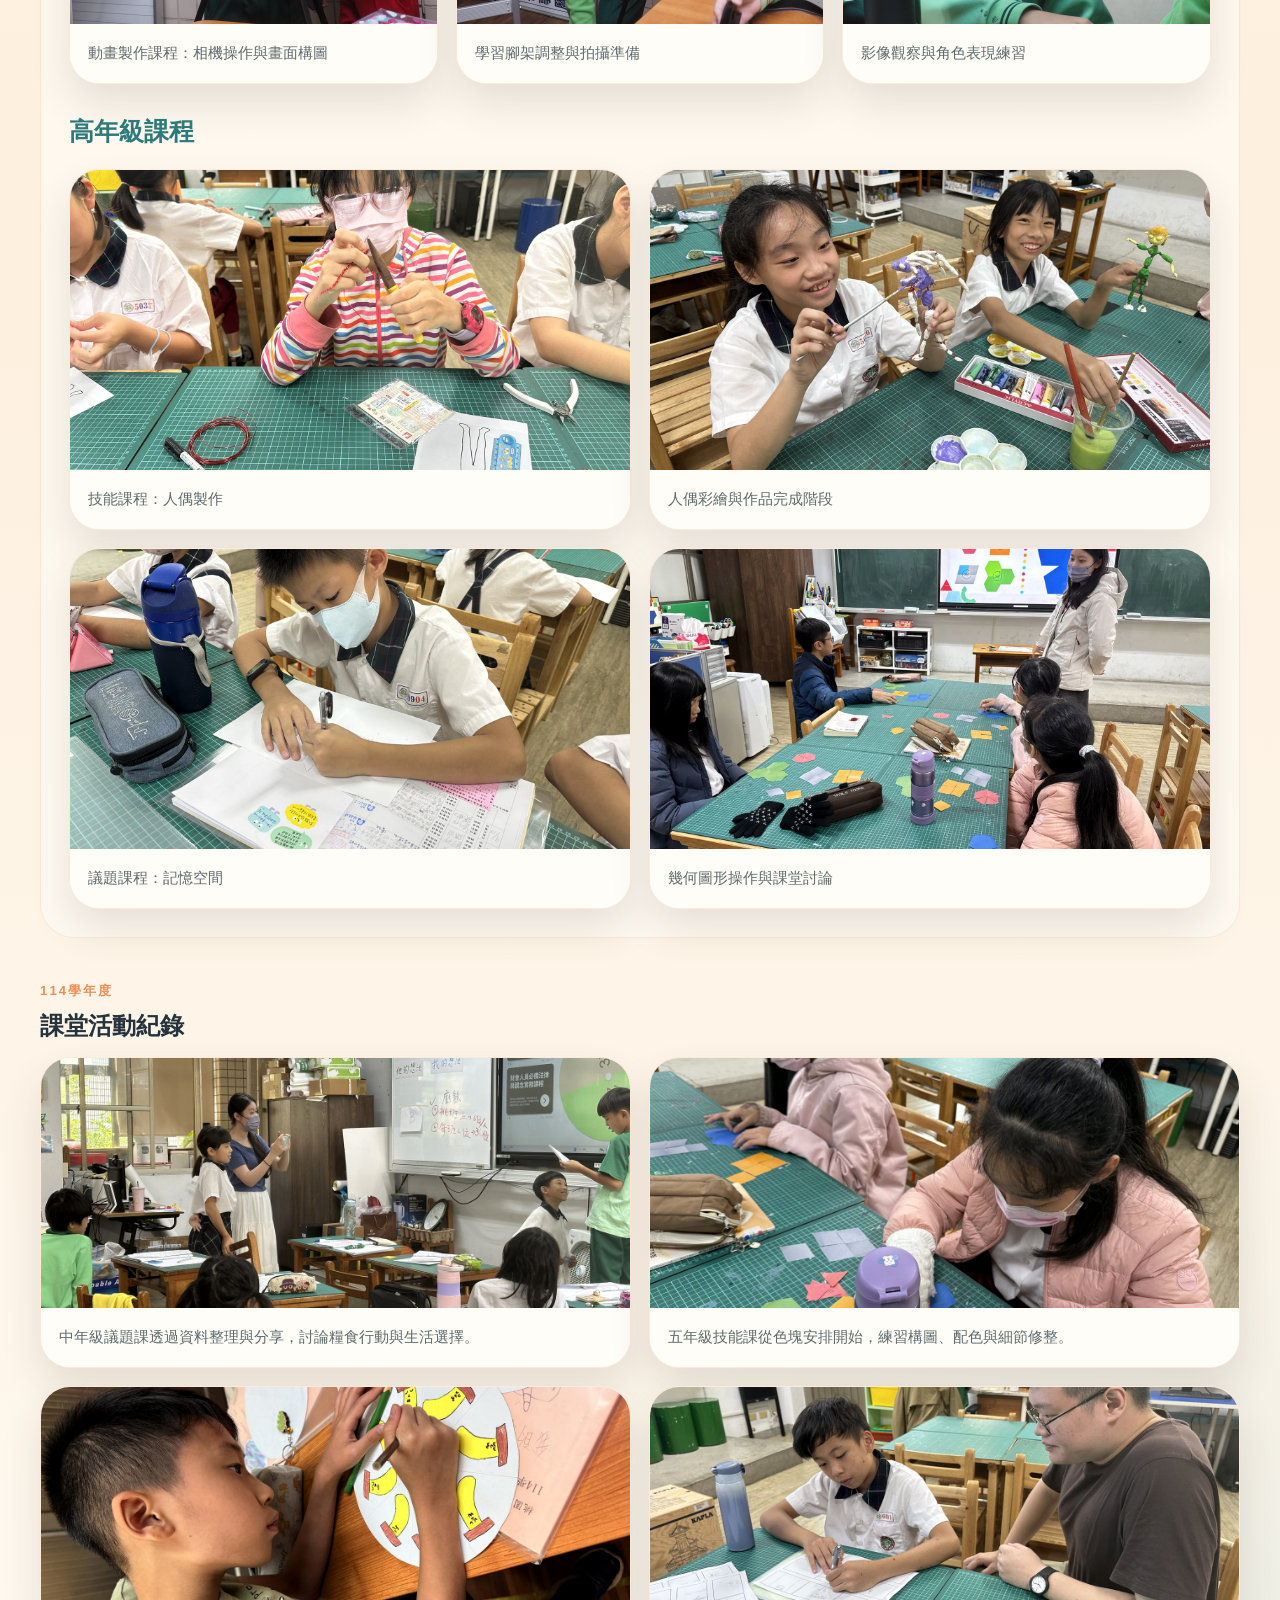
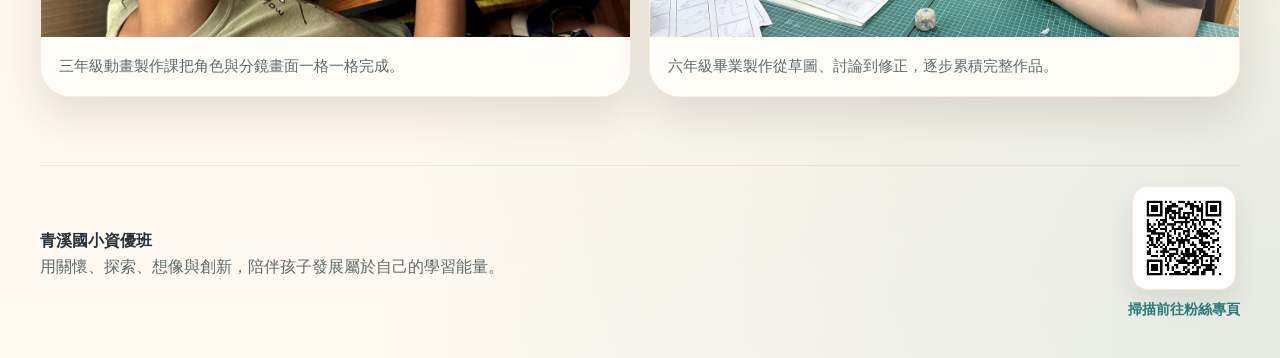
<file: highlights.html>
<!DOCTYPE html>
<html lang="zh-Hant">
<head>
  <meta charset="UTF-8">
  <meta name="viewport" content="width=device-width, initial-scale=1.0">
  <title>活動剪影｜青溪國小創造力資優班</title>
  <link rel="stylesheet" href="styles.css?v=20260428-footer">
</head>
<body>
  <header class="site-header">
    <div class="brand-block">
      <p class="eyebrow">Qing Xi Elementary School</p>
      <a class="brand" href="index.html">青溪國小創造力資優班</a>
    </div>
    <nav class="site-nav">
      <a href="index.html">首頁</a>
      <a href="organization.html">團隊組織</a>
      <a href="notices.html">公告資訊</a>
      <a href="about.html">班級介紹</a>
      <a href="curriculum.html">課程架構</a>
      <a class="active" href="highlights.html">活動剪影</a>
      <a href="contact.html">聯絡我們</a>
    </nav>
  </header>

  <main class="inner-page">
    <section class="page-hero">
      <p class="eyebrow">Highlights</p>
      <h1>學習現場剪影</h1>
    </section>

    <section class="section soft">
      <div class="section-head">
        <p class="eyebrow">活動照片</p>
        <h2>依 114學年度整理。</h2>
      </div>
      <div class="grade-section">
        <div class="grade-head">
          <h3>中年級課程</h3>
        </div>
        <div class="photo-grid">
          <figure class="photo-card">
            <img src="assets/structure-class-114.jpg" alt="三年級學生合作進行結構組裝活動">
            <figcaption>結構組裝課程</figcaption>
          </figure>
          <figure class="photo-card">
            <img
              class="media-card-image"
              src="assets/img-media-random-1.jpg"
              alt="三年級學生進行媒材應用創作活動"
              data-random-group="media"
            >
            <figcaption>媒材應用課程</figcaption>
          </figure>
          <figure class="photo-card">
            <img
              src="assets/img-animation-random-1.jpg"
              alt="三年級學生進行動畫製作課程"
              data-random-group="animation"
            >
            <figcaption>動畫製作課程</figcaption>
          </figure>
          <figure class="photo-card">
            <img src="assets/img-wirecraft.jpg" alt="三年級媒材應用課程中的創作活動">
            <figcaption>媒材細部操作與創作過程</figcaption>
          </figure>
        </div>
      </div>

      <div class="grade-section">
        <div class="grade-head">
          <h3>中年級進階課程</h3>
        </div>
        <div class="photo-grid">
          <figure class="photo-card large">
            <img src="assets/img-grade4-camera.jpg" alt="四年級動畫製作課程操作相機">
            <figcaption>動畫製作課程：相機操作與畫面構圖</figcaption>
          </figure>
          <figure class="photo-card">
            <img src="assets/img-grade4-tripod.jpg" alt="四年級學生調整腳架拍攝">
            <figcaption>學習腳架調整與拍攝準備</figcaption>
          </figure>
          <figure class="photo-card">
            <img src="assets/img-grade4-portrait.jpg" alt="四年級動畫製作課程學生學習紀錄">
            <figcaption>影像觀察與角色表現練習</figcaption>
          </figure>
        </div>
      </div>

      <div class="grade-section">
        <div class="grade-head">
          <h3>高年級課程</h3>
        </div>
        <div class="photo-grid">
          <figure class="photo-card large">
            <img src="assets/img-people-making.jpg" alt="五年級技能課人偶製作活動">
            <figcaption>技能課程：人偶製作</figcaption>
          </figure>
          <figure class="photo-card">
            <img src="assets/img-painting-dolls.jpg" alt="高年級學生彩繪人偶作品">
            <figcaption>人偶彩繪與作品完成階段</figcaption>
          </figure>
          <figure class="photo-card">
            <img src="assets/img-memory.jpg" alt="五年級議題課記憶空間">
            <figcaption>議題課程：記憶空間</figcaption>
          </figure>
          <figure class="photo-card">
            <img src="assets/IMG_6162-compressed.jpeg" alt="五年級學生進行幾何圖形課程活動">
            <figcaption>幾何圖形操作與課堂討論</figcaption>
          </figure>
        </div>
      </div>

    </section>

    <section class="section">
      <div class="section-head">
        <p class="eyebrow">114學年度</p>
        <h2>課堂活動紀錄</h2>
      </div>
      <div class="photo-grid mentor-layout mentor-four-up">
        <figure class="photo-card mentor-side">
          <img src="assets/activity-114-food-action.jpg" alt="中年級議題課糧食行動分享">
          <figcaption>中年級議題課透過資料整理與分享，討論糧食行動與生活選擇。</figcaption>
        </figure>
        <figure class="photo-card mentor-side">
          <img src="assets/activity-114-mosaic.jpg" alt="五年級鑲嵌創作課程">
          <figcaption>五年級技能課從色塊安排開始，練習構圖、配色與細節修整。</figcaption>
        </figure>
        <figure class="photo-card mentor-side">
          <img src="assets/activity-114-animation.jpg" alt="三年級動畫製作角色繪製">
          <figcaption>三年級動畫製作課把角色與分鏡畫面一格一格完成。</figcaption>
        </figure>
        <figure class="photo-card mentor-side">
          <img src="assets/activity-114-gradmaking.jpg" alt="六年級畢業製作討論">
          <figcaption>六年級畢業製作從草圖、討論到修正，逐步累積完整作品。</figcaption>
        </figure>
      </div>
    </section>
  </main>

  <footer class="site-footer">
    <div>
      <p class="footer-title">青溪國小資優班</p>
      <p>用關懷、探索、想像與創新，陪伴孩子發展屬於自己的學習能量。</p>
    </div>
    <div class="footer-qr">
      <img src="assets/fan-page-qr.png" alt="青溪國小資優班粉絲專頁 QR Code">
      <p>掃描前往粉絲專頁</p>
    </div>
  </footer>
  <script src="assets/random-images.js"></script>
</body>
</html>
</file>
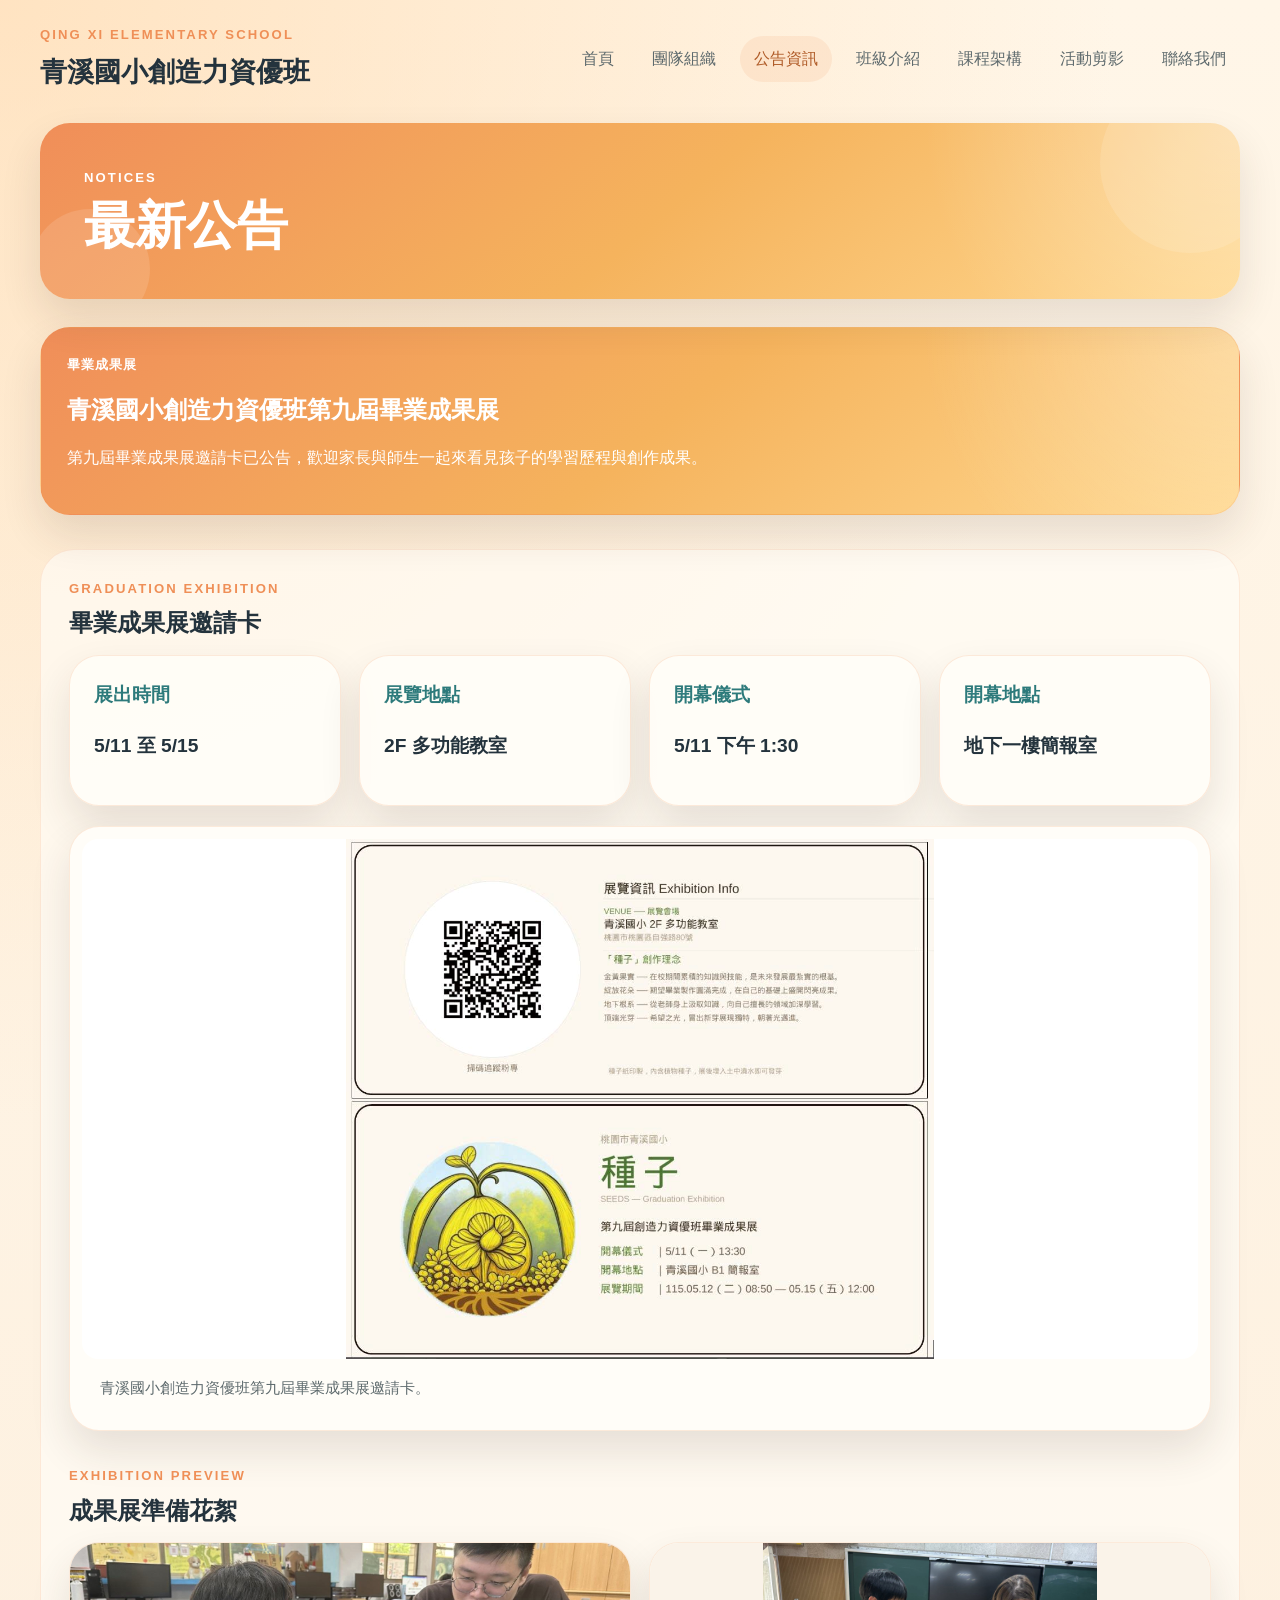
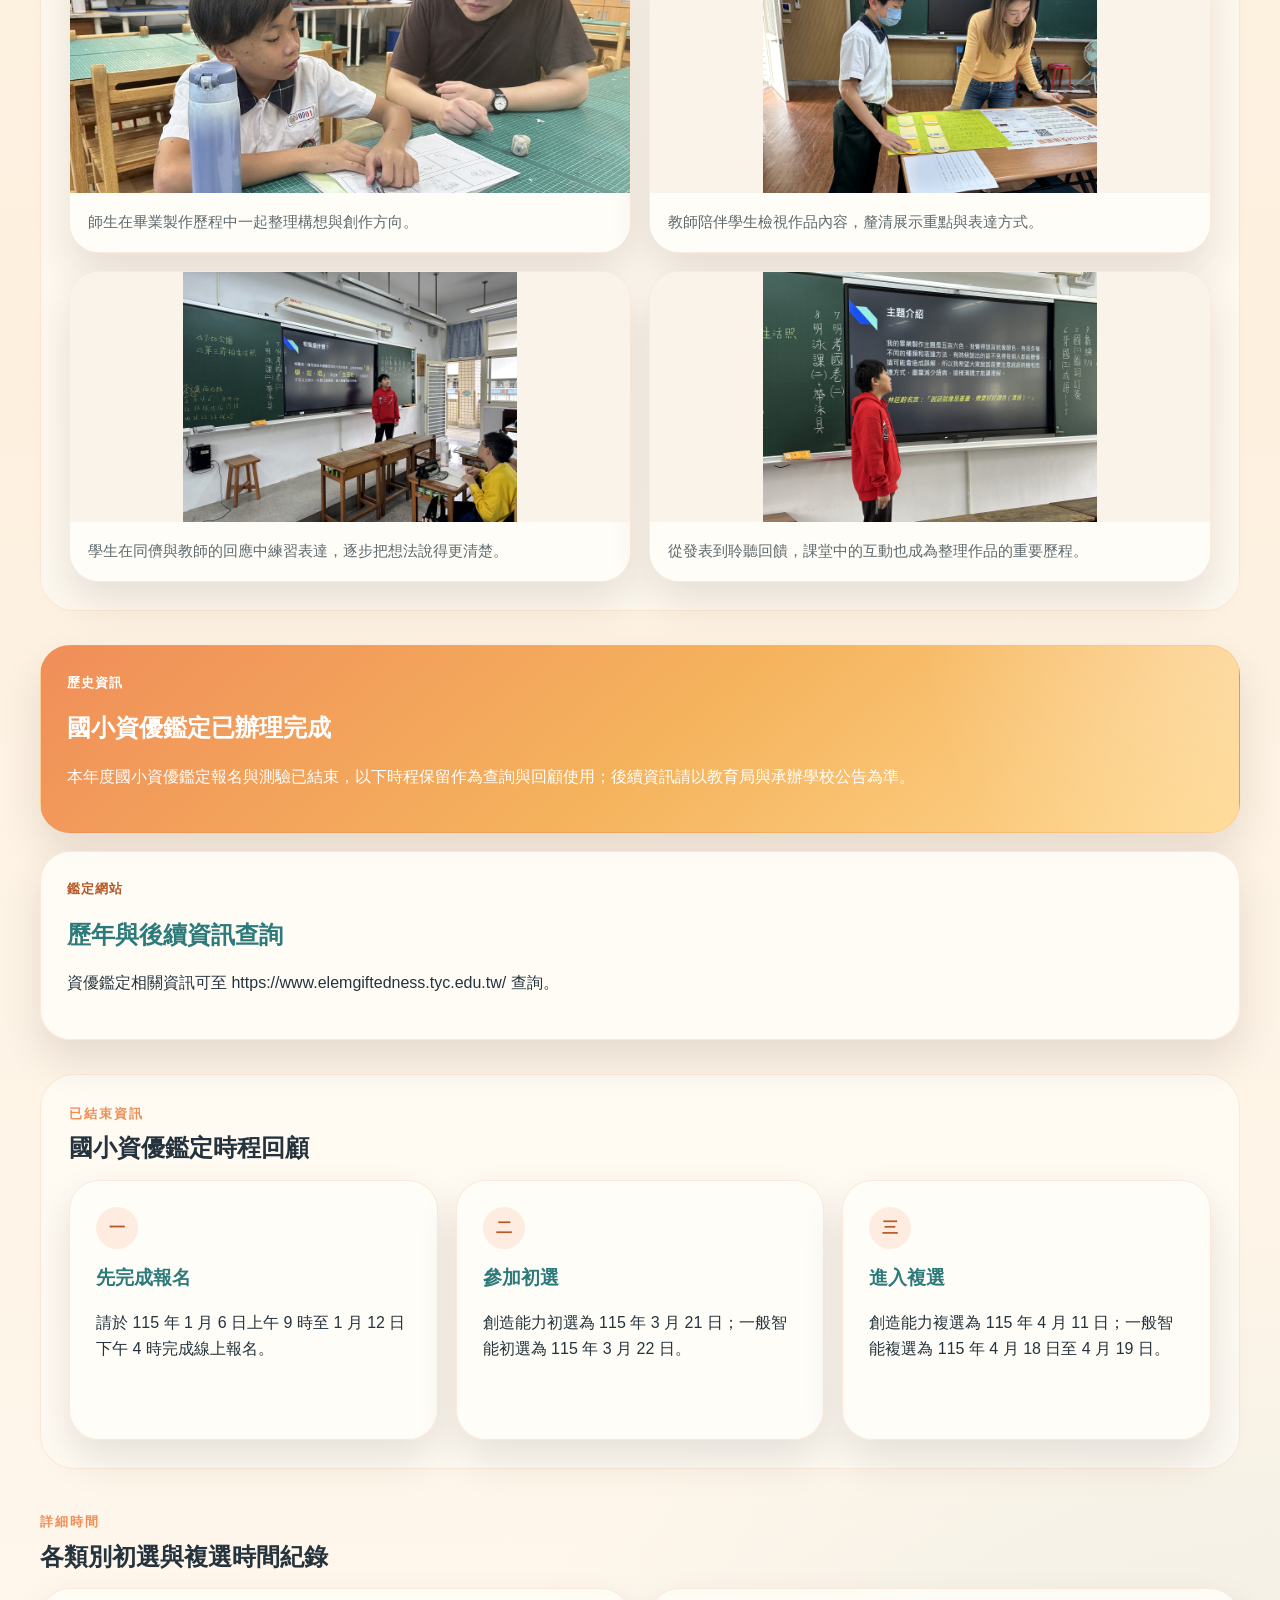
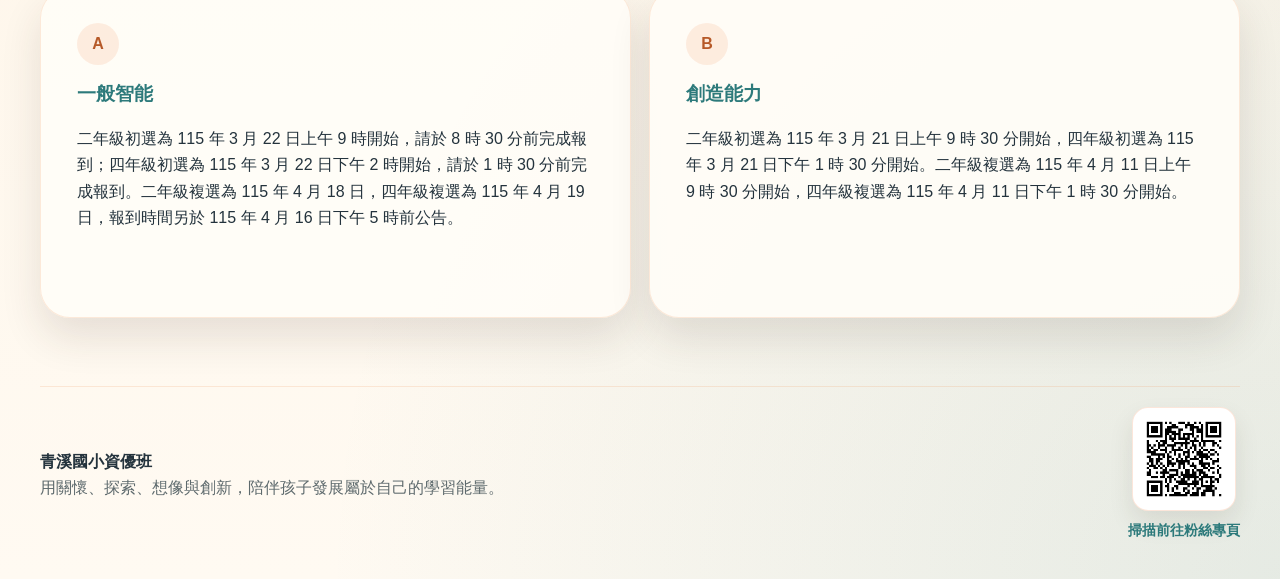
<file: notices.html>
<!DOCTYPE html>
<html lang="zh-Hant">
<head>
  <meta charset="UTF-8">
  <meta name="viewport" content="width=device-width, initial-scale=1.0">
  <title>公告資訊｜青溪國小創造力資優班</title>
  <link rel="stylesheet" href="styles.css?v=20260428-footer">
</head>
<body>
  <header class="site-header">
    <div class="brand-block">
      <p class="eyebrow">Qing Xi Elementary School</p>
      <a class="brand" href="index.html">青溪國小創造力資優班</a>
    </div>
    <nav class="site-nav">
      <a href="index.html">首頁</a>
      <a href="organization.html">團隊組織</a>
      <a class="active" href="notices.html">公告資訊</a>
      <a href="about.html">班級介紹</a>
      <a href="curriculum.html">課程架構</a>
      <a href="highlights.html">活動剪影</a>
      <a href="contact.html">聯絡我們</a>
    </nav>
  </header>

  <main class="inner-page">
    <section class="page-hero">
      <p class="eyebrow">Notices</p>
      <h1>最新公告</h1>
    </section>

    <section class="notice-board">
      <article class="notice-card">
        <p class="notice-date">畢業成果展</p>
        <h2>青溪國小創造力資優班第九屆畢業成果展</h2>
        <p>第九屆畢業成果展邀請卡已公告，歡迎家長與師生一起來看見孩子的學習歷程與創作成果。</p>
      </article>
    </section>

    <section class="section soft">
      <div class="section-head">
        <p class="eyebrow">Graduation Exhibition</p>
        <h2>畢業成果展邀請卡</h2>
      </div>
      <div class="feature-grid exhibition-info-grid">
        <article class="feature-card">
          <h3>展出時間</h3>
          <p>5/11 至 5/15</p>
        </article>
        <article class="feature-card">
          <h3>展覽地點</h3>
          <p>2F 多功能教室</p>
        </article>
        <article class="feature-card">
          <h3>開幕儀式</h3>
          <p>5/11 下午 1:30</p>
        </article>
        <article class="feature-card">
          <h3>開幕地點</h3>
          <p>地下一樓簡報室</p>
        </article>
      </div>
      <div class="photo-grid">
        <figure class="photo-card large diagram-card">
          <img class="diagram-image" src="assets/invite-card.jpg" alt="青溪國小創造力資優班第九屆畢業成果展邀請卡">
          <figcaption>青溪國小創造力資優班第九屆畢業成果展邀請卡。</figcaption>
        </figure>
      </div>
      <div class="section-head exhibition-preview-head">
        <p class="eyebrow">Exhibition Preview</p>
        <h2>成果展準備花絮</h2>
      </div>
      <div class="photo-grid mentor-layout exhibition-preview-grid">
        <figure class="photo-card mentor-side">
          <img src="assets/img-mentor.jpg" alt="教師與學生討論畢業製作內容">
          <figcaption>師生在畢業製作歷程中一起整理構想與創作方向。</figcaption>
        </figure>
        <figure class="photo-card mentor-side">
          <img class="mentor-side-image" src="assets/teacher-interaction-1.jpg" alt="教師陪伴學生檢視作品內容">
          <figcaption>教師陪伴學生檢視作品內容，釐清展示重點與表達方式。</figcaption>
        </figure>
        <figure class="photo-card mentor-side">
          <img class="mentor-side-image" src="assets/teacher-interaction-2.jpg" alt="教師引導學生說明作品想法">
          <figcaption>學生在同儕與教師的回應中練習表達，逐步把想法說得更清楚。</figcaption>
        </figure>
        <figure class="photo-card mentor-side">
          <img class="mentor-side-image" src="assets/teacher-interaction-3.jpg" alt="教師與學生共同檢視作品內容">
          <figcaption>從發表到聆聽回饋，課堂中的互動也成為整理作品的重要歷程。</figcaption>
        </figure>
      </div>
    </section>

    <section class="notice-board">
      <article class="notice-card">
        <p class="notice-date">歷史資訊</p>
        <h2>國小資優鑑定已辦理完成</h2>
        <p>本年度國小資優鑑定報名與測驗已結束，以下時程保留作為查詢與回顧使用；後續資訊請以教育局與承辦學校公告為準。</p>
      </article>
      <article class="notice-card">
        <p class="notice-date">鑑定網站</p>
        <h2>歷年與後續資訊查詢</h2>
        <p>資優鑑定相關資訊可至 <a href="https://www.elemgiftedness.tyc.edu.tw/" target="_blank" rel="noreferrer">https://www.elemgiftedness.tyc.edu.tw/</a> 查詢。</p>
      </article>
    </section>

    <section class="section soft">
      <div class="section-head">
        <p class="eyebrow">已結束資訊</p>
        <h2>國小資優鑑定時程回顧</h2>
      </div>
      <div class="feature-grid notice-three-grid">
        <article class="feature-card">
          <span>一</span>
          <h3>先完成報名</h3>
          <p>請於 115 年 1 月 6 日上午 9 時至 1 月 12 日下午 4 時完成線上報名。</p>
        </article>
        <article class="feature-card">
          <span>二</span>
          <h3>參加初選</h3>
          <p>創造能力初選為 115 年 3 月 21 日；一般智能初選為 115 年 3 月 22 日。</p>
        </article>
        <article class="feature-card">
          <span>三</span>
          <h3>進入複選</h3>
          <p>創造能力複選為 115 年 4 月 11 日；一般智能複選為 115 年 4 月 18 日至 4 月 19 日。</p>
        </article>
      </div>
    </section>

    <section class="section">
      <div class="section-head">
        <p class="eyebrow">詳細時間</p>
        <h2>各類別初選與複選時間紀錄</h2>
      </div>
      <div class="feature-grid notice-two-grid">
        <article class="feature-card">
          <span>A</span>
          <h3>一般智能</h3>
          <p>二年級初選為 115 年 3 月 22 日上午 9 時開始，請於 8 時 30 分前完成報到；四年級初選為 115 年 3 月 22 日下午 2 時開始，請於 1 時 30 分前完成報到。二年級複選為 115 年 4 月 18 日，四年級複選為 115 年 4 月 19 日，報到時間另於 115 年 4 月 16 日下午 5 時前公告。</p>
        </article>
        <article class="feature-card">
          <span>B</span>
          <h3>創造能力</h3>
          <p>二年級初選為 115 年 3 月 21 日上午 9 時 30 分開始，四年級初選為 115 年 3 月 21 日下午 1 時 30 分開始。二年級複選為 115 年 4 月 11 日上午 9 時 30 分開始，四年級複選為 115 年 4 月 11 日下午 1 時 30 分開始。</p>
        </article>
      </div>
    </section>
  </main>

  <footer class="site-footer">
    <div>
      <p class="footer-title">青溪國小資優班</p>
      <p>用關懷、探索、想像與創新，陪伴孩子發展屬於自己的學習能量。</p>
    </div>
    <div class="footer-qr">
      <img src="assets/fan-page-qr.png" alt="青溪國小資優班粉絲專頁 QR Code">
      <p>掃描前往粉絲專頁</p>
    </div>
  </footer>
</body>
</html>
</file>
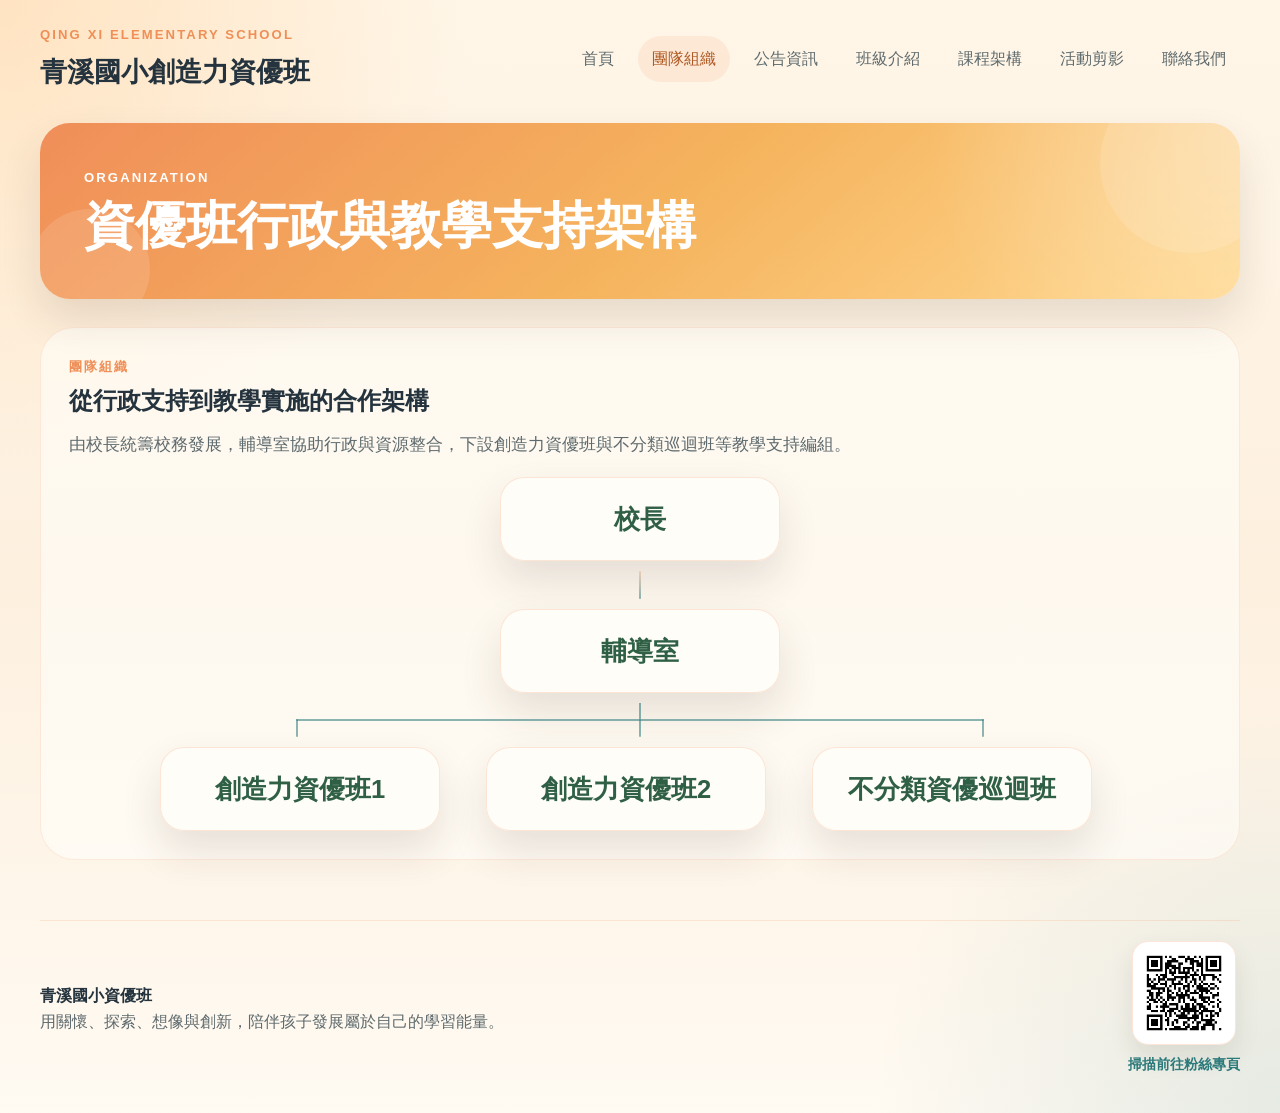
<file: organization.html>
<!DOCTYPE html>
<html lang="zh-Hant">
<head>
  <meta charset="UTF-8">
  <meta name="viewport" content="width=device-width, initial-scale=1.0">
  <title>團隊組織｜青溪國小創造力資優班</title>
  <link rel="stylesheet" href="styles.css?v=20260428-footer">
  <style>
    .org-chart-section {
      margin-bottom: 34px;
    }

    .org-chart {
      display: grid;
      justify-items: center;
      gap: 10px;
    }

    .org-level {
      display: flex;
      justify-content: center;
      width: 100%;
    }

    .org-node {
      display: block;
      width: min(100%, 280px);
      padding: 20px 24px;
      text-align: center;
      background: rgba(255, 253, 248, 0.96);
      border: 1px solid rgba(239, 143, 87, 0.22);
      border-radius: 24px;
      box-shadow: 0 20px 40px rgba(55, 45, 32, 0.12);
    }

    .org-node h3 {
      margin: 0;
      color: #2f5f45;
      font-family: "Microsoft JhengHei", "PingFang TC", sans-serif;
      font-size: 1.6rem;
      font-weight: 800;
    }

    .org-connector.vertical {
      width: 2px;
      height: 28px;
      background: linear-gradient(180deg, rgba(239, 143, 87, 0.3), rgba(45, 122, 123, 0.55));
      border-radius: 999px;
    }

    .org-branch-connectors {
      position: relative;
      width: min(100%, 860px);
      height: 34px;
    }

    .org-branch-connectors::before {
      content: "";
      position: absolute;
      top: 0;
      left: 50%;
      width: 2px;
      height: 16px;
      background: rgba(45, 122, 123, 0.55);
      transform: translateX(-50%);
    }

    .org-branch-connectors span:nth-child(1) {
      position: absolute;
      top: 16px;
      left: 10%;
      right: 10%;
      height: 2px;
      background: rgba(45, 122, 123, 0.55);
      border-radius: 999px;
    }

    .org-branch-connectors span:nth-child(2),
    .org-branch-connectors span:nth-child(3),
    .org-branch-connectors span:nth-child(4) {
      position: absolute;
      top: 16px;
      width: 2px;
      height: 18px;
      background: rgba(45, 122, 123, 0.55);
      border-radius: 999px;
    }

    .org-branch-connectors span:nth-child(2) {
      left: 10%;
    }

    .org-branch-connectors span:nth-child(3) {
      left: 50%;
      transform: translateX(-50%);
    }

    .org-branch-connectors span:nth-child(4) {
      right: 10%;
    }

    .org-branch-grid {
      display: grid;
      grid-template-columns: repeat(3, minmax(0, 1fr));
      gap: 18px;
      width: min(100%, 960px);
    }

    @media (max-width: 760px) {
      .org-branch-connectors {
        display: none;
      }

      .org-branch-grid {
        grid-template-columns: 1fr;
      }

      .org-node {
        width: 100%;
      }
    }
  </style>
</head>
<body>
  <header class="site-header">
    <div class="brand-block">
      <p class="eyebrow">Qing Xi Elementary School</p>
      <a class="brand" href="index.html">青溪國小創造力資優班</a>
    </div>
    <nav class="site-nav">
      <a href="index.html">首頁</a>
      <a class="active" href="organization.html">團隊組織</a>
      <a href="notices.html">公告資訊</a>
      <a href="about.html">班級介紹</a>
      <a href="curriculum.html">課程架構</a>
      <a href="highlights.html">活動剪影</a>
      <a href="contact.html">聯絡我們</a>
    </nav>
  </header>

  <main class="inner-page">
    <section class="page-hero">
      <p class="eyebrow">Organization</p>
      <h1>資優班行政與教學支持架構</h1>
    </section>

    <section class="section soft org-chart-section">
      <div class="section-head">
        <p class="eyebrow">團隊組織</p>
        <h2>從行政支持到教學實施的合作架構</h2>
        <p class="body-text">
          由校長統籌校務發展，輔導室協助行政與資源整合，下設創造力資優班與不分類巡迴班等教學支持編組。
        </p>
      </div>
      <div class="org-chart">
        <div class="org-level">
          <article class="org-node">
            <h3>校長</h3>
          </article>
        </div>
        <div class="org-connector vertical"></div>
        <div class="org-level">
          <article class="org-node">
            <h3>輔導室</h3>
          </article>
        </div>
        <div class="org-branch-connectors" aria-hidden="true">
          <span></span>
          <span></span>
          <span></span>
          <span></span>
        </div>
        <div class="org-branch-grid">
          <article class="org-node">
            <h3>創造力資優班1</h3>
          </article>
          <article class="org-node">
            <h3>創造力資優班2</h3>
          </article>
          <article class="org-node">
            <h3>不分類資優巡迴班</h3>
          </article>
        </div>
      </div>
    </section>
  </main>

  <footer class="site-footer">
    <div>
      <p class="footer-title">青溪國小資優班</p>
      <p>用關懷、探索、想像與創新，陪伴孩子發展屬於自己的學習能量。</p>
    </div>
    <div class="footer-qr">
      <img src="assets/fan-page-qr.png" alt="青溪國小資優班粉絲專頁 QR Code">
      <p>掃描前往粉絲專頁</p>
    </div>
  </footer>
</body>
</html>
</file>
<file: styles.css>
:root {
  --bg: #f7f2e8;
  --paper: #fffdfa;
  --ink: #182028;
  --muted: #5d676d;
  --line: #d8cdbc;
  --gold: #c58a2e;
  --forest: #36563c;
  --navy: #24455e;
  --berry: #914c48;
  --mint: #dfeadf;
  --sand: #efe0c7;
  --shadow: 0 18px 50px rgba(33, 31, 28, 0.09);
  --radius: 24px;
}

* {
  box-sizing: border-box;
}

html {
  scroll-behavior: smooth;
}

body {
  margin: 0;
  color: var(--ink);
  background:
    radial-gradient(circle at top left, rgba(197, 138, 46, 0.18), transparent 30%),
    radial-gradient(circle at bottom right, rgba(54, 86, 60, 0.12), transparent 28%),
    linear-gradient(180deg, #f8f3eb 0%, #f4ede2 100%);
  font-family: "Microsoft JhengHei", "PingFang TC", sans-serif;
  line-height: 1.65;
}

a {
  color: inherit;
  text-decoration: none;
}

.site-header,
.site-footer,
main {
  width: min(1160px, calc(100% - 32px));
  margin: 0 auto;
}

.site-header {
  display: flex;
  justify-content: space-between;
  align-items: center;
  gap: 24px;
  padding: 22px 0 18px;
}

.brand-block {
  display: grid;
  gap: 4px;
}

.brand {
  font-family: "Microsoft JhengHei", "PingFang TC", sans-serif;
  font-size: 1.55rem;
  font-weight: 700;
  letter-spacing: 0.02em;
}

.eyebrow {
  margin: 0;
  font-size: 0.82rem;
  letter-spacing: 0.2em;
  text-transform: uppercase;
  color: var(--gold);
}

.site-nav {
  display: flex;
  flex-wrap: wrap;
  justify-content: flex-end;
  gap: 10px;
}

.site-nav a {
  padding: 10px 14px;
  border-radius: 999px;
  color: var(--muted);
  font-size: 0.95rem;
}

.site-nav a.active,
.site-nav a:hover {
  background: rgba(36, 69, 94, 0.08);
  color: var(--navy);
}

.hero,
.section,
.page-hero,
.content-grid,
.timeline,
.contact-grid,
.notice-board {
  margin-bottom: 34px;
}

.hero {
  display: grid;
  grid-template-columns: 1.15fr 0.85fr;
  gap: 26px;
  align-items: stretch;
  padding: 22px 0 6px;
}

.hero-copy,
.hero-panel,
.content-card,
.feature-card,
.track-card,
.gallery-card,
.notice-card {
  background: var(--paper);
  border: 1px solid rgba(216, 205, 188, 0.65);
  border-radius: var(--radius);
  box-shadow: var(--shadow);
}

.hero-copy {
  padding: 48px;
}

.hero-copy h1,
.page-hero h1,
.section-head h2 {
  margin: 10px 0 14px;
  font-family: "Microsoft JhengHei", "PingFang TC", sans-serif;
  line-height: 1.15;
}

.hero-copy h1 {
  font-size: clamp(2.2rem, 5vw, 4.2rem);
}

.hero-text,
.body-text {
  color: var(--muted);
  font-size: 1.04rem;
}

.hero-actions {
  display: flex;
  flex-wrap: wrap;
  gap: 14px;
  margin-top: 28px;
}

.button {
  display: inline-flex;
  align-items: center;
  justify-content: center;
  min-width: 170px;
  padding: 12px 18px;
  border-radius: 999px;
  font-weight: 700;
}

.button.primary {
  background: var(--navy);
  color: white;
}

.button.secondary {
  border: 1px solid var(--line);
  color: var(--forest);
}

.hero-panel {
  position: relative;
  overflow: hidden;
  padding: 28px;
  background:
    linear-gradient(145deg, rgba(36, 69, 94, 0.98), rgba(47, 85, 70, 0.95));
  color: white;
}

.panel-badge {
  display: inline-flex;
  padding: 8px 12px;
  border-radius: 999px;
  background: rgba(255, 255, 255, 0.12);
  font-size: 0.88rem;
}

.pillar-grid {
  display: grid;
  grid-template-columns: repeat(2, minmax(0, 1fr));
  gap: 14px;
  margin-top: 24px;
}

.pillar-grid article {
  padding: 18px;
  border-radius: 20px;
  background: rgba(255, 255, 255, 0.08);
  backdrop-filter: blur(4px);
}

.hero-alt {
  padding: 0;
}

.hero-kicker {
  margin: 0;
  font-size: 0.95rem;
  color: var(--forest);
  letter-spacing: 0.08em;
}

.hero-a {
  grid-template-columns: 1.1fr 0.9fr;
}

.hero-a-copy,
.hero-a-side {
  background: var(--paper);
  border: 1px solid rgba(216, 205, 188, 0.65);
  border-radius: var(--radius);
  box-shadow: var(--shadow);
}

.hero-a-copy {
  padding: 52px;
}

.hero-a-side {
  padding: 24px;
  display: grid;
  gap: 18px;
  background:
    radial-gradient(circle at top right, rgba(197, 138, 46, 0.2), transparent 28%),
    linear-gradient(160deg, #f8f0e4, #fffdfa);
}

.hero-stat {
  padding: 20px 22px;
  border-radius: 22px;
  background: rgba(36, 69, 94, 0.06);
}

.hero-stat span {
  display: block;
  color: var(--muted);
  margin-bottom: 8px;
}

.hero-stat strong {
  font-size: 1.25rem;
  color: var(--navy);
}

.hero-mini-grid {
  display: grid;
  grid-template-columns: 1fr 1fr;
  gap: 14px;
}

.hero-mini-card {
  margin: 0;
  overflow: hidden;
  border-radius: 20px;
  background: white;
  border: 1px solid rgba(216, 205, 188, 0.72);
}

.hero-mini-card img {
  width: 100%;
  height: 220px;
  object-fit: cover;
  display: block;
}

.hero-mini-card figcaption {
  padding: 12px 14px 14px;
  color: var(--muted);
}

.hero-b {
  position: relative;
  grid-template-columns: 1fr;
  min-height: 560px;
  overflow: hidden;
  border-radius: 32px;
  box-shadow: var(--shadow);
}

.hero-b-image img {
  width: 100%;
  height: 560px;
  object-fit: cover;
  display: block;
  filter: saturate(0.92);
}

.hero-b-overlay {
  position: absolute;
  inset: 0;
  padding: 52px;
  display: flex;
  flex-direction: column;
  justify-content: flex-end;
  color: white;
  background:
    linear-gradient(180deg, rgba(18, 28, 34, 0.14), rgba(18, 28, 34, 0.76)),
    linear-gradient(120deg, rgba(36, 69, 94, 0.18), rgba(145, 76, 72, 0.2));
}

.hero-b-overlay .hero-kicker,
.hero-b-overlay .eyebrow,
.hero-b-overlay .hero-text {
  color: rgba(255, 247, 232, 0.94);
}

.hero-b-overlay h1 {
  max-width: 760px;
  margin: 8px 0 14px;
  font-size: clamp(2.3rem, 5vw, 4.3rem);
  line-height: 1.08;
}

.hero-title {
  max-width: 760px;
}

.hero-desc {
  max-width: 660px;
  margin: 0 0 22px;
  font-size: 1.08rem;
  line-height: 1.8;
  color: rgba(255, 247, 232, 0.94);
}

.btn-primary,
.btn-secondary {
  display: inline-flex;
  align-items: center;
  justify-content: center;
  min-width: 176px;
  padding: 12px 20px;
  border-radius: 999px;
  font-weight: 700;
  transition: transform 0.18s ease, box-shadow 0.18s ease, background 0.18s ease;
}

.btn-primary {
  background: #fff6e8;
  color: var(--navy);
  box-shadow: 0 12px 26px rgba(12, 22, 28, 0.18);
}

.btn-secondary {
  background: rgba(255, 255, 255, 0.14);
  color: white;
  border: 1px solid rgba(255, 255, 255, 0.28);
}

.btn-primary:hover,
.btn-secondary:hover {
  transform: translateY(-2px);
}

.latest-section {
  margin-bottom: 34px;
  padding: 30px 0 6px;
}

.section-header {
  margin-bottom: 18px;
}

.section-header h2 {
  margin: 10px 0 10px;
  font-family: "Microsoft JhengHei", "PingFang TC", sans-serif;
  font-size: clamp(1.9rem, 3vw, 3rem);
  line-height: 1.14;
}

.section-header p {
  margin: 0;
  max-width: 680px;
  color: var(--muted);
}

.badge {
  display: inline-flex;
  align-items: center;
  padding: 7px 12px;
  border-radius: 999px;
  background: rgba(36, 69, 94, 0.08);
  color: var(--navy);
  font-size: 0.78rem;
  letter-spacing: 0.16em;
  font-weight: 700;
}

.event-banner {
  margin-bottom: 34px;
}

.banner-content {
  padding: 28px 30px;
  border-radius: 28px;
  background:
    radial-gradient(circle at top right, rgba(255, 227, 176, 0.24), transparent 26%),
    linear-gradient(145deg, rgba(36, 69, 94, 0.96), rgba(58, 97, 73, 0.94));
  color: white;
  box-shadow: var(--shadow);
}

.banner-content h3 {
  margin: 0 0 8px;
  font-size: 1.6rem;
}

.banner-content p {
  margin: 0 0 18px;
  color: rgba(255, 247, 232, 0.92);
}

.footer-content {
  display: flex;
  width: 100%;
  justify-content: space-between;
  align-items: center;
  gap: 16px;
}

.footer-links {
  display: flex;
  gap: 12px;
}

.hero-c {
  grid-template-columns: 1.02fr 0.98fr;
  gap: 18px;
}

.hero-c-copy {
  padding: 54px 48px;
  border-radius: 30px;
  color: white;
  background:
    radial-gradient(circle at top left, rgba(255, 227, 176, 0.22), transparent 28%),
    linear-gradient(145deg, #24455e, #355f47 55%, #8a5a4a);
  box-shadow: var(--shadow);
}

.hero-c-copy .hero-kicker,
.hero-c-copy .eyebrow,
.hero-c-copy .hero-text {
  color: rgba(255, 243, 221, 0.94);
}

.hero-c-copy h1 {
  margin: 12px 0 14px;
  font-size: clamp(2.4rem, 5vw, 4.6rem);
  line-height: 1.04;
}

.hero-c-stack {
  display: grid;
  gap: 16px;
}

.hero-c-stack article {
  padding: 24px 24px 26px;
  border-radius: 26px;
  background: var(--paper);
  border: 1px solid rgba(216, 205, 188, 0.7);
  box-shadow: var(--shadow);
}

.hero-c-stack span {
  display: inline-flex;
  width: 44px;
  height: 44px;
  align-items: center;
  justify-content: center;
  border-radius: 14px;
  background: var(--sand);
  color: var(--berry);
  font-weight: 700;
}

.hero-c-stack h2 {
  margin: 16px 0 8px;
  font-size: 1.45rem;
}

.hero-c-stack p {
  margin: 0;
  color: var(--muted);
}

.pillar-grid h2 {
  margin: 0 0 8px;
  font-size: 1.15rem;
}

.section {
  padding: 8px 0;
}

.section.soft {
  padding: 28px;
  border-radius: 28px;
  background: rgba(255, 253, 250, 0.74);
  border: 1px solid rgba(216, 205, 188, 0.6);
}

.section-head {
  margin-bottom: 18px;
}

.feature-grid,
.track-grid,
.gallery-grid,
.content-grid,
.contact-grid,
.photo-grid {
  display: grid;
  gap: 18px;
}

.feature-grid {
  grid-template-columns: repeat(4, minmax(0, 1fr));
}

.notice-two-grid {
  grid-template-columns: repeat(2, minmax(0, 1fr));
  align-items: stretch;
  width: 100%;
}

.notice-three-grid {
  grid-template-columns: repeat(3, minmax(0, 1fr));
  align-items: stretch;
  width: 100%;
}

.notice-two-grid .feature-card {
  padding: 34px 36px;
  min-height: 330px;
}

.notice-three-grid .feature-card {
  min-height: 260px;
}

.exhibition-info-grid {
  grid-template-columns: repeat(4, minmax(0, 1fr));
  margin-bottom: 20px;
}

.exhibition-info-grid .feature-card {
  padding: 24px;
  min-height: 150px;
}

.exhibition-info-grid .feature-card h3 {
  margin-top: 0;
}

.exhibition-info-grid .feature-card p {
  color: var(--ink);
  font-size: 1.2rem;
  font-weight: 800;
}

.exhibition-preview-head {
  margin-top: 34px;
}

.exhibition-preview-grid {
  margin-top: 12px;
}

.feature-card,
.gallery-card {
  padding: 24px;
}

.feature-card span {
  display: inline-flex;
  width: 42px;
  height: 42px;
  align-items: center;
  justify-content: center;
  border-radius: 50%;
  background: var(--sand);
  color: var(--berry);
  font-weight: 700;
}

.feature-card h3,
.track-card h2,
.gallery-card h2,
.content-card h2,
.notice-card h2,
.notice-card h3 {
  margin: 14px 0 10px;
}

.track-grid {
  grid-template-columns: repeat(2, minmax(0, 1fr));
}

.photo-grid {
  grid-template-columns: repeat(3, minmax(0, 1fr));
}

.photo-grid-single {
  grid-template-columns: 1fr;
}

.photo-grid.two-up {
  grid-template-columns: repeat(2, minmax(0, 1fr));
  margin-top: 18px;
}

.track-card {
  padding: 26px;
}

.track-card.warm {
  background: linear-gradient(160deg, #fff3e2, #fffaf2);
}

.track-card.deep {
  background: linear-gradient(160deg, #e6f1f8, #fbfdff);
}

.track-card.earth {
  background: linear-gradient(160deg, #edf5ea, #fffef8);
}

.track-card.bright {
  background: linear-gradient(160deg, #fff6eb, #fffdf8);
}

.track-card.soft-green {
  background: linear-gradient(160deg, #e5f0e6, #fbfdfb);
}

.track-card.soft-red {
  background: linear-gradient(160deg, #faece9, #fffdfc);
}

.split {
  display: grid;
  grid-template-columns: 1fr 0.95fr;
  gap: 22px;
  align-items: start;
}

.notice-stack,
.notice-board {
  display: grid;
  gap: 16px;
}

.notice-card {
  padding: 22px;
}

.photo-card {
  margin: 0;
  overflow: hidden;
  border-radius: 24px;
  background: var(--paper);
  border: 1px solid rgba(216, 205, 188, 0.65);
  box-shadow: var(--shadow);
}

.photo-card.large {
  grid-column: span 2;
}

.featured-photo {
  grid-column: span 1;
}

.featured-photo-image {
  object-fit: contain !important;
  object-position: center center !important;
  background: #fff;
}

.photo-card img {
  display: block;
  width: 100%;
  height: 280px;
  object-fit: cover;
}

.photo-card.large img {
  height: 360px;
}

.diagram-card {
  padding: 16px;
}

.diagram-card img.diagram-image,
.diagram-card.large img.diagram-image {
  width: 100%;
  height: auto;
  max-height: none;
  object-fit: contain;
  border-radius: 16px;
  background: #fff;
}

.diagram-card figcaption {
  padding: 12px 4px 0;
}

.diagram-focus {
  max-width: 1200px;
  margin: 0 auto;
}

.photo-card figcaption {
  padding: 14px 16px 16px;
  color: var(--muted);
  font-size: 0.95rem;
}

.grade-section + .grade-section {
  margin-top: 28px;
}

.grade-head {
  margin-bottom: 16px;
}

.grade-head h3 {
  margin: 0 0 6px;
  font-size: 1.35rem;
}

.grade-head p {
  margin: 0;
  color: var(--muted);
}

.media-card {
  display: grid;
  grid-template-columns: 1fr;
  gap: 1.25rem;
  margin-top: 2rem;
  padding: 1.5rem;
  border-radius: 24px;
  background: rgba(255, 255, 255, 0.82);
  border: 1px solid rgba(216, 205, 188, 0.72);
  box-shadow: var(--shadow);
}

.media-card h3 {
  margin: 0.25rem 0 0.75rem;
}

.media-card p {
  margin: 0;
  color: var(--muted);
  line-height: 1.8;
}

.promo-video {
  width: 100%;
  border-radius: 18px;
  background: #000;
  box-shadow: 0 14px 30px rgba(17, 24, 12, 0.18);
}

.notice-date {
  margin: 0;
  color: var(--gold);
  font-size: 0.84rem;
  letter-spacing: 0.08em;
}

.inner-page {
  padding: 10px 0 22px;
}

.page-hero {
  padding: 36px;
  border-radius: 28px;
  background:
    linear-gradient(135deg, rgba(36, 69, 94, 0.92), rgba(145, 76, 72, 0.88));
  color: white;
  box-shadow: var(--shadow);
}

.page-hero .eyebrow {
  color: rgba(255, 236, 199, 0.9);
}

.page-hero h1 {
  font-size: clamp(2rem, 4vw, 3.3rem);
  margin-bottom: 0;
}

.content-grid {
  grid-template-columns: 1.2fr 1fr 1fr;
}

.content-card {
  padding: 28px;
}

.content-card.large {
  grid-column: span 2;
}

.timeline {
  display: grid;
  gap: 16px;
}

.timeline-item {
  display: grid;
  grid-template-columns: 112px 1fr;
  gap: 18px;
  padding: 20px 24px;
  border-radius: 24px;
  background: rgba(255, 253, 250, 0.78);
  border: 1px solid rgba(216, 205, 188, 0.7);
}

.timeline-item span {
  display: inline-flex;
  align-items: center;
  justify-content: center;
  border-radius: 18px;
  background: var(--navy);
  color: white;
  font-weight: 700;
  min-height: 72px;
}

.contact-grid {
  grid-template-columns: 1.15fr 1fr 1fr;
}

.contact-number {
  font-size: 1.7rem;
  font-weight: 700;
  color: var(--navy);
}

.teacher-grid {
  display: grid;
  grid-template-columns: repeat(3, minmax(0, 1fr));
  gap: 22px;
}

.teacher-card {
  overflow: hidden;
  border-radius: 24px;
  background: rgba(255, 253, 250, 0.88);
  border: 1px solid rgba(216, 205, 188, 0.72);
  box-shadow: var(--shadow);
}

.teacher-photo {
  display: block;
  width: 100%;
  height: 320px;
  object-fit: contain;
  object-position: center center;
  background: linear-gradient(135deg, rgba(36, 69, 94, 0.08), rgba(145, 76, 72, 0.08));
}

.teacher-photo.placeholder {
  display: flex;
  align-items: center;
  justify-content: center;
  color: var(--muted);
  font-weight: 700;
  letter-spacing: 0.08em;
}

.teacher-body {
  padding: 18px 18px 20px;
}

.teacher-body h3 {
  margin: 0 0 6px;
  font-size: 1.18rem;
}

.teacher-body p {
  margin: 0;
  color: var(--muted);
}

.teacher-avatar {
  position: relative;
  display: grid;
  place-items: center;
  height: 260px;
  overflow: hidden;
  background:
    radial-gradient(circle at 50% 48%, #ffe6c7 0 52px, transparent 54px),
    radial-gradient(circle at 50% 84%, rgba(45, 122, 123, 0.9) 0 82px, transparent 84px),
    linear-gradient(145deg, rgba(255, 215, 168, 0.55), rgba(255, 253, 248, 0.92));
}

.teacher-avatar::before {
  content: "";
  position: absolute;
  width: 120px;
  height: 78px;
  top: 74px;
  border-radius: 55px 55px 36px 36px;
  background: #3d332c;
  box-shadow:
    -34px 30px 0 -12px #3d332c,
    34px 30px 0 -12px #3d332c;
}

.teacher-avatar::after {
  content: "";
  position: absolute;
  width: 76px;
  height: 76px;
  top: 96px;
  border-radius: 50%;
  background:
    radial-gradient(circle at 30% 42%, #2c2824 0 4px, transparent 5px),
    radial-gradient(circle at 70% 42%, #2c2824 0 4px, transparent 5px),
    radial-gradient(ellipse at 50% 68%, #d97b63 0 8px, transparent 9px),
    #ffe6c7;
  z-index: 1;
}

.teacher-avatar span {
  position: relative;
  z-index: 2;
  margin-top: 120px;
  width: 64px;
  height: 64px;
  display: grid;
  place-items: center;
  border-radius: 50%;
  background: rgba(255, 255, 255, 0.9);
  color: #b65928;
  font-size: 1.6rem;
  font-weight: 900;
  box-shadow: 0 10px 24px rgba(55, 45, 32, 0.12);
}

.teacher-avatar.avatar-a { background-color: #fff3df; }
.teacher-avatar.avatar-b { background-color: #eaf7f1; }
.teacher-avatar.avatar-c { background-color: #fff0ef; }
.teacher-avatar.avatar-d { background-color: #f0f5ff; }
.teacher-avatar.avatar-e { background-color: #fff7d9; }
.teacher-avatar.avatar-f { background-color: #eef8e9; }

/* Refined teacher avatars: clean illustrated name badges instead of real photos */
.teacher-avatar {
  height: 240px;
  background:
    radial-gradient(circle at 24% 20%, rgba(255, 255, 255, 0.74), transparent 18%),
    radial-gradient(circle at 80% 18%, rgba(255, 215, 168, 0.38), transparent 22%),
    linear-gradient(145deg, var(--avatar-bg, #fff3df), #fffdf8);
}

.teacher-avatar::before {
  content: "";
  position: absolute;
  width: 126px;
  height: 126px;
  top: 44px;
  left: 50%;
  transform: translateX(-50%);
  border-radius: 42% 42% 48% 48%;
  background:
    radial-gradient(circle at 34% 44%, #2f2a26 0 4px, transparent 5px),
    radial-gradient(circle at 66% 44%, #2f2a26 0 4px, transparent 5px),
    radial-gradient(ellipse at 50% 66%, #db8068 0 8px, transparent 9px),
    linear-gradient(180deg, #ffe6c7 0 64%, #ffd7b8 100%);
  box-shadow:
    inset 0 18px 0 var(--hair, #3f342e),
    0 14px 28px rgba(55, 45, 32, 0.12);
  z-index: 1;
}

.teacher-avatar::after {
  content: "";
  position: absolute;
  width: 150px;
  height: 74px;
  left: 50%;
  bottom: 28px;
  transform: translateX(-50%);
  border-radius: 52px 52px 26px 26px;
  background: linear-gradient(145deg, var(--shirt, #2d7a7b), rgba(45, 122, 123, 0.72));
}

.teacher-avatar span {
  position: absolute;
  right: 22px;
  bottom: 20px;
  z-index: 3;
  margin: 0;
  width: 58px;
  height: 58px;
  border: 3px solid rgba(255, 255, 255, 0.88);
  background: rgba(255, 255, 255, 0.94);
  color: var(--avatar-ink, #b65928);
  font-size: 1.45rem;
}

.teacher-avatar.avatar-a {
  --avatar-bg: #fff3df;
  --avatar-ink: #b65928;
  --shirt: #ef8f57;
  --hair: #3d332c;
}

.teacher-avatar.avatar-b {
  --avatar-bg: #eaf7f1;
  --avatar-ink: #2d7a7b;
  --shirt: #2d7a7b;
  --hair: #4a342a;
}

.teacher-avatar.avatar-c {
  --avatar-bg: #fff0ef;
  --avatar-ink: #b85e68;
  --shirt: #b85e68;
  --hair: #2f2a26;
}

.teacher-avatar.avatar-d {
  --avatar-bg: #eef4ff;
  --avatar-ink: #4f6fa3;
  --shirt: #4f6fa3;
  --hair: #46352d;
}

.teacher-avatar.avatar-e {
  --avatar-bg: #fff7d9;
  --avatar-ink: #9c7521;
  --shirt: #d59a3d;
  --hair: #3d332c;
}

.teacher-avatar.avatar-f {
  --avatar-bg: #eef8e9;
  --avatar-ink: #5a8a48;
  --shirt: #6d915e;
  --hair: #3a312b;
}

.site-footer {
  display: flex;
  align-items: center;
  justify-content: space-between;
  gap: 20px;
  padding: 20px 0 36px;
  color: var(--muted);
}

.site-footer p {
  margin: 0;
}

.footer-title {
  margin: 0 0 6px;
  color: var(--ink);
  font-weight: 800;
}

.footer-qr {
  display: grid;
  justify-items: center;
  gap: 8px;
  flex: 0 0 auto;
  color: var(--forest);
  font-size: 0.9rem;
  font-weight: 700;
  text-align: center;
}

.footer-qr img {
  width: 104px;
  height: 104px;
  padding: 8px;
  border-radius: 16px;
  background: #fff;
  border: 1px solid rgba(239, 143, 87, 0.22);
  box-shadow: 0 12px 24px rgba(55, 45, 32, 0.1);
}

@media (max-width: 960px) {
  .hero,
  .split,
  .content-grid,
  .contact-grid,
  .teacher-grid,
  .feature-grid,
  .track-grid,
  .photo-grid {
    grid-template-columns: 1fr;
  }

  .content-card.large {
    grid-column: auto;
  }

  .photo-card.large {
    grid-column: auto;
  }

  .site-header,
  .site-footer {
    flex-direction: column;
    align-items: flex-start;
  }

  .footer-qr {
    justify-items: start;
    text-align: left;
  }

  .site-nav {
    justify-content: flex-start;
  }

  .hero-b {
    min-height: auto;
  }

  .hero-b-image img {
    height: 420px;
  }

  .hero-b-overlay {
    position: static;
    border-radius: 0 0 32px 32px;
  }
}

@media (max-width: 640px) {
  .hero-copy,
  .hero-panel,
  .page-hero,
  .content-card,
  .feature-card,
  .track-card,
  .gallery-card,
  .notice-card {
    padding: 22px;
  }

  .pillar-grid {
    grid-template-columns: 1fr;
  }

  .timeline-item {
    grid-template-columns: 1fr;
  }

  .timeline-item span {
    min-height: auto;
    padding: 10px 14px;
  }
}

/* B homepage visual language applied across inner pages */
:root {
  --bg: #fff7ec;
  --paper: #fffdf8;
  --ink: #24333d;
  --muted: #5e6a6d;
  --line: rgba(239, 143, 87, 0.22);
  --gold: #ef8f57;
  --forest: #2d7a7b;
  --navy: #2d7a7b;
  --berry: #b65928;
  --mint: #eaf5ef;
  --sand: #ffe2bd;
  --shadow: 0 20px 40px rgba(55, 45, 32, 0.12);
  --radius: 30px;
}

body {
  background:
    radial-gradient(circle at top left, rgba(255, 215, 168, 0.6), transparent 28%),
    radial-gradient(circle at bottom right, rgba(45, 122, 123, 0.12), transparent 24%),
    linear-gradient(180deg, #fff6e8, #fdf0df 52%, #fffaf2);
  font-family: "Microsoft JhengHei", "PingFang TC", sans-serif;
}

.brand,
.hero-copy h1,
.page-hero h1,
.section-head h2 {
  font-family: "Microsoft JhengHei", "PingFang TC", sans-serif;
}

.site-header {
  padding: 24px 0 18px;
}

.brand {
  font-size: 1.7rem;
  font-weight: 800;
}

.eyebrow {
  color: var(--gold);
  letter-spacing: 0.16em;
  font-weight: 700;
}

.site-nav a {
  border-radius: 999px;
  color: var(--muted);
}

.site-nav a.active,
.site-nav a:hover {
  background: rgba(239, 143, 87, 0.12);
  color: #af5a26;
}

.page-hero {
  position: relative;
  overflow: hidden;
  padding: 44px;
  border-radius: 36px;
  background:
    radial-gradient(circle at top right, rgba(255, 255, 255, 0.34), transparent 26%),
    linear-gradient(140deg, #f08e59, #f5b35d 52%, #ffd88f);
  color: #fff;
  box-shadow: var(--shadow);
}

.page-hero::before,
.page-hero::after {
  content: "";
  position: absolute;
  border-radius: 50%;
  background: rgba(255, 255, 255, 0.12);
  pointer-events: none;
}

.page-hero::before {
  width: 180px;
  height: 180px;
  top: -50px;
  right: -40px;
}

.page-hero::after {
  width: 120px;
  height: 120px;
  bottom: -30px;
  left: -10px;
}

.page-hero .eyebrow,
.page-hero h1,
.page-hero p {
  color: #fff;
}

.page-hero h1 {
  margin: 10px 0 0;
  max-width: 900px;
  font-size: clamp(2.1rem, 4vw, 4rem);
  line-height: 1.1;
}

.content-card,
.feature-card,
.track-card,
.gallery-card,
.notice-card,
.photo-card,
.timeline-item,
.teacher-card {
  background: rgba(255, 253, 248, 0.9);
  border: 1px solid rgba(239, 143, 87, 0.18);
  border-radius: 28px;
  box-shadow: var(--shadow);
}

.content-card h2,
.feature-card h3,
.track-card h3,
.notice-card h2,
.notice-card h3,
.teacher-body h3,
.grade-head h3,
.contact-number {
  color: var(--forest);
}

.feature-card span,
.timeline-item span {
  background: rgba(239, 143, 87, 0.15);
  color: #b65928;
}

.section.soft {
  background: rgba(255, 253, 248, 0.62);
  border: 1px solid rgba(239, 143, 87, 0.16);
  border-radius: 34px;
}

.track-card.warm,
.track-card.deep,
.track-card.earth,
.track-card.bright,
.banner-content,
.quote-card {
  background: linear-gradient(160deg, #2d7a7b, #5b9b84);
  color: #fff;
}

.track-card.warm p,
.track-card.deep p,
.track-card.earth p,
.track-card.bright p,
.banner-content p,
.quote-card p {
  color: rgba(255, 255, 255, 0.9);
}

.photo-card img {
  filter: saturate(1.02) contrast(1.02);
}

.photo-card figcaption {
  background: #fffdf8;
}

.teacher-photo {
  background: linear-gradient(135deg, rgba(239, 143, 87, 0.12), rgba(45, 122, 123, 0.1));
}

.site-footer {
  color: var(--muted);
}

@media (max-width: 640px) {
  .page-hero {
    padding: 30px 24px;
  }
}

/* Stronger alignment with the finalized B homepage */
.site-header,
.site-footer,
main {
  width: min(1200px, calc(100% - 30px));
}

.site-header {
  align-items: center;
  gap: 24px;
}

.site-nav {
  gap: 10px;
}

.site-nav a {
  padding: 10px 14px;
  font-size: 1rem;
}

.inner-page {
  padding-top: 10px;
}

.page-hero,
.content-card,
.feature-card,
.notice-card,
.teacher-card,
.timeline-item,
.photo-card,
.diagram-card {
  border-radius: 30px;
}

.page-hero {
  margin-bottom: 28px;
}

.page-hero h1 {
  max-width: 980px;
  font-weight: 800;
}

.content-grid,
.contact-grid,
.notice-board,
.feature-grid,
.teacher-grid,
.photo-grid,
.track-grid {
  gap: 18px;
}

.content-card,
.feature-card,
.notice-card {
  padding: 26px;
}

.content-card.large {
  background:
    radial-gradient(circle at top right, rgba(255, 215, 168, 0.34), transparent 26%),
    rgba(255, 253, 248, 0.92);
}

.timeline-item {
  background: rgba(255, 253, 248, 0.74);
  backdrop-filter: blur(4px);
}

.timeline-item span {
  border-radius: 20px;
  min-height: 76px;
}

.section-head h2 {
  color: var(--ink);
  font-weight: 800;
}

.grade-section {
  margin-top: 26px;
}

.grade-head h3 {
  font-size: 1.55rem;
}

.photo-card {
  background: #fffdf8;
}

.photo-card img {
  border-radius: 0;
}

.photo-card figcaption {
  padding: 16px 18px 18px;
  color: var(--muted);
}


.photo-grid.mentor-layout {
  grid-template-columns: repeat(2, minmax(0, 1fr));
  align-items: stretch;
}

.mentor-side {
  display: grid;
  grid-template-rows: auto 1fr;
}

.mentor-side img {
  height: 250px;
}

.mentor-side-image {
  object-fit: contain !important;
  object-position: center center !important;
  background: #f7f1e7;
}

@media (max-width: 900px) {
  .photo-grid.mentor-layout {
    grid-template-columns: 1fr;
  }

  .mentor-side img {
    height: 280px;
  }
}

.diagram-card {
  padding: 12px;
}

.diagram-image {
  border-radius: 22px;
}

.photo-grid-single .diagram-card {
  width: 100%;
}

.photo-grid-single .diagram-image {
  display: block;
  width: 100%;
}

.notice-date {
  color: #b65928;
  font-weight: 800;
}

.curriculum-table-wrap {
  margin-top: 22px;
  overflow-x: auto;
}

.curriculum-card {
  margin-top: 24px;
}

.section-head-centered {
  text-align: center;
  margin-bottom: 18px;
}

.section-head-centered h2 {
  margin: 0;
  font-size: 2rem;
}

.curriculum-map-layout {
  display: grid;
  grid-template-columns: 110px 1fr;
  gap: 12px;
  align-items: start;
  margin-top: 12px;
}

.map-stair {
  display: grid;
  grid-template-rows: 78px repeat(4, 92px);
  align-items: center;
  justify-items: end;
  gap: 0;
  margin-top: 88px;
}

.map-step-spacer {
  width: 100%;
}

.map-step {
  display: flex;
  align-items: center;
  justify-content: center;
  height: 34px;
  color: #fff;
  background: #787878;
  font-weight: 800;
  font-size: 1.02rem;
  box-shadow: inset 0 -10px 0 rgba(255, 255, 255, 0.14);
}

.step-6 { width: 52px; }
.step-5 { width: 72px; }
.step-4 { width: 92px; }
.step-3 { width: 112px; }

.map-band {
  writing-mode: vertical-rl;
  text-orientation: mixed;
  display: flex;
  align-items: center;
  justify-content: center;
  align-self: stretch;
  min-height: 352px;
  padding: 10px 0;
  border-radius: 10px;
  background: linear-gradient(180deg, #ffd84d, #ffe98b);
  color: #7a6416;
  font-weight: 800;
  letter-spacing: 0.08em;
}

.map-band-top {
  writing-mode: horizontal-tb;
  min-height: 44px;
  width: fit-content;
  padding: 10px 18px;
  margin: 0 auto;
  position: relative;
  z-index: 2;
}

.between-card-badge {
  display: flex;
  justify-content: center;
  margin: -4px 0 14px;
}

.map-table-board {
  background: rgba(255, 253, 248, 0.72);
  border: 1px solid rgba(226, 214, 198, 0.92);
  border-radius: 18px;
  padding: 12px 12px 10px;
}

.scan-board {
  display: grid;
  grid-template-columns: 0.84fr 1.36fr;
  gap: 12px;
  align-items: start;
}

.scan-grid {
  display: grid;
  border: 1px solid rgba(178, 171, 160, 0.82);
  background: rgba(255, 255, 255, 0.5);
}

.scan-column {
  min-width: 0;
}

.special-scan-grid {
  --side-col: 76px;
  --topic-col: 1fr;
  grid-template-columns: var(--side-col) var(--topic-col) var(--topic-col);
  grid-template-rows: 78px repeat(4, 92px);
}

.subject-scan-grid {
  --side-col: 76px;
  --subject-col-1: 1.18fr;
  --subject-col-2: 1.14fr;
  --subject-col-3: 1fr;
  --subject-col-4: 1fr;
  grid-template-columns: var(--side-col) var(--subject-col-1) var(--subject-col-2) var(--subject-col-3) var(--subject-col-4);
  grid-template-rows: 78px 184px 184px;
}

.scan-cell {
  padding: 12px 10px;
  border-right: 1px solid rgba(178, 171, 160, 0.82);
  border-bottom: 1px solid rgba(178, 171, 160, 0.82);
  color: var(--ink);
  font-size: 1.28rem;
  line-height: 1.45;
  background: rgba(255, 255, 255, 0.42);
  text-align: center;
  display: flex;
  align-items: center;
  justify-content: center;
}

.scan-cell.head {
  background: rgba(248, 215, 181, 0.2);
  font-size: 1.72rem;
  font-weight: 800;
  text-align: center;
}

.scan-cell.grade-cell,
.scan-cell.level-cell {
  background: rgba(45, 122, 123, 0.04);
  font-size: 1.62rem;
  font-weight: 800;
  text-align: center;
}

.middle-level-cell {
  line-height: 1.35;
}

.tall-row-cell {
  height: 184px;
}

.scan-cell.blank-cell {
  background: rgba(255, 249, 242, 0.28);
}

.scan-section-title {
  margin: 0 0 8px;
  padding: 0 0 4px;
  color: #2d7a7b;
  font-size: 1.72rem;
  font-weight: 800;
  text-align: center;
  background: transparent;
  width: 100%;
}

.scan-section-title-left {
  padding-left: 0;
}

.scan-column {
  display: grid;
  justify-items: stretch;
}

.scan-column:first-child .scan-section-title {
  justify-self: start;
  width: calc(100% - var(--title-offset, 76px));
  margin-left: var(--title-offset, 76px);
}

.scan-column:nth-child(2) .scan-section-title {
  justify-self: start;
  width: max-content;
  margin-left: calc(var(--title-offset, 76px) + (100% - var(--title-offset, 76px)) * 0.535);
  transform: translateX(-50%);
}

.special-scan-grid > .scan-cell:nth-child(3n),
.subject-scan-grid > .scan-cell:nth-child(5n) {
  border-right: 0;
}

.special-scan-grid > .scan-cell:nth-last-child(-n + 3),
.subject-scan-grid > .scan-cell:nth-last-child(-n + 5) {
  border-bottom: 0;
}

@media (max-width: 760px) {
  .curriculum-map-layout {
    grid-template-columns: 1fr;
  }

  .map-stair {
    grid-template-columns: repeat(4, minmax(0, 1fr));
    grid-template-rows: auto;
    justify-items: stretch;
    gap: 10px;
    margin-top: 0;
  }

  .map-step-spacer {
    display: none;
  }

  .map-step,
  .step-6,
  .step-5,
  .step-4,
  .step-3 {
    width: 100%;
  }

  .map-band {
    writing-mode: horizontal-tb;
    min-height: 44px;
    align-self: auto;
  }

  .map-table-board {
    overflow-x: auto;
    padding: 10px;
    -webkit-overflow-scrolling: touch;
  }

  .scan-board {
    grid-template-columns: 1fr;
    min-width: 430px;
  }

  .scan-column {
    justify-self: start;
    width: max-content;
  }

  .scan-column:first-child .scan-section-title {
    --title-offset: 56px;
  }

  .scan-column:nth-child(2) .scan-section-title {
    --title-offset: 56px;
    margin-left: calc(var(--title-offset) + (100% - var(--title-offset)) * 0.5);
  }

  .special-scan-grid {
    --side-col: 56px;
    --topic-col: 102px;
    width: 260px;
  }

  .subject-scan-grid {
    --side-col: 56px;
    --subject-col-1: 93px;
    --subject-col-2: 93px;
    --subject-col-3: 93px;
    --subject-col-4: 93px;
    width: 428px;
  }

  .scan-cell {
    padding: 10px 8px;
    font-size: 1rem;
    line-height: 1.38;
  }

  .scan-cell.head,
  .scan-section-title {
    font-size: 1.28rem;
  }

  .scan-cell.grade-cell,
  .scan-cell.level-cell {
    font-size: 1.32rem;
  }

  .scan-grid > .scan-cell {
    border-right: 1px solid rgba(178, 171, 160, 0.82);
  }

  .special-scan-grid > .scan-cell:nth-child(3n),
  .subject-scan-grid > .scan-cell:nth-child(5n) {
    border-right: 0;
  }

  .scan-grid > .scan-cell:last-child,
  .special-scan-grid > .scan-cell:nth-last-child(-n + 3),
  .subject-scan-grid > .scan-cell:nth-last-child(-n + 5) {
    border-bottom: 0;
  }
}

.notice-board .notice-card:first-child,
.contact-grid .content-card.large {
  background:
    radial-gradient(circle at top right, rgba(255, 255, 255, 0.28), transparent 26%),
    linear-gradient(140deg, #f08e59, #f5b35d 52%, #ffd88f);
  color: #fff;
}

.notice-board .notice-card:first-child h2,
.notice-board .notice-card:first-child p,
.notice-board .notice-card:first-child .notice-date,
.contact-grid .content-card.large h2,
.contact-grid .content-card.large p,
.contact-grid .content-card.large .contact-number {
  color: #fff;
}

.site-footer {
  border-top: 1px solid rgba(239, 143, 87, 0.18);
  margin-top: 4px;
}

.org-chart-section {
  margin-bottom: 34px;
}

.org-chart {
  display: grid;
  justify-items: center;
  gap: 10px;
}

.org-level {
  display: flex;
  justify-content: center;
  width: 100%;
}

.org-node {
  min-width: min(100%, 280px);
  padding: 20px 24px;
  text-align: center;
  background: rgba(255, 253, 248, 0.92);
  border: 1px solid rgba(239, 143, 87, 0.22);
  border-radius: 24px;
  box-shadow: var(--shadow);
}

.org-node h3 {
  margin: 0;
  color: var(--forest);
}

.org-node p {
  margin: 8px 0 0;
  color: var(--muted);
}

.org-connector.vertical {
  width: 2px;
  height: 28px;
  background: linear-gradient(180deg, rgba(239, 143, 87, 0.3), rgba(45, 122, 123, 0.55));
  border-radius: 999px;
}

.org-branch-connectors {
  position: relative;
  width: min(100%, 860px);
  height: 34px;
}

.org-branch-connectors::before {
  content: "";
  position: absolute;
  top: 0;
  left: 50%;
  width: 2px;
  height: 16px;
  background: rgba(45, 122, 123, 0.55);
  transform: translateX(-50%);
}

.org-branch-connectors span:nth-child(1) {
  position: absolute;
  top: 16px;
  left: 10%;
  right: 10%;
  height: 2px;
  background: rgba(45, 122, 123, 0.55);
  border-radius: 999px;
}

.org-branch-connectors span:nth-child(2),
.org-branch-connectors span:nth-child(3),
.org-branch-connectors span:nth-child(4) {
  position: absolute;
  top: 16px;
  width: 2px;
  height: 18px;
  background: rgba(45, 122, 123, 0.55);
  border-radius: 999px;
}

.org-branch-connectors span:nth-child(2) {
  left: 10%;
}

.org-branch-connectors span:nth-child(3) {
  left: 50%;
  transform: translateX(-50%);
}

.org-branch-connectors span:nth-child(4) {
  right: 10%;
}

.org-branch-grid {
  display: grid;
  grid-template-columns: repeat(3, minmax(0, 1fr));
  gap: 18px;
  width: min(100%, 960px);
}

@media (max-width: 760px) {
  .org-branch-connectors {
    display: none;
  }

  .org-branch-grid {
    grid-template-columns: 1fr;
  }
}

/* Keep the about intro cards filling one row on desktop */
@media (min-width: 980px) {
  .content-grid {
    grid-template-columns: repeat(3, minmax(0, 1fr));
  }

  .content-card.large {
    grid-column: auto;
  }
}

/* Fill activity photo sections more evenly */
.grade-section .photo-grid {
  grid-template-columns: repeat(auto-fit, minmax(260px, 1fr));
}

.grade-section .photo-card.large {
  grid-column: auto;
}

.grade-section .photo-card img,
.grade-section .photo-card.large img {
  height: 300px;
}

.media-card-image {
  object-position: center 22%;
}

/* Let single-photo sections use the full available width */
.section > .photo-grid:has(.photo-card:only-child) {
  grid-template-columns: 1fr;
}

.section > .photo-grid:has(.photo-card:only-child) .photo-card.large {
  grid-column: auto;
}

.section > .photo-grid:has(.photo-card:only-child) .photo-card img {
  height: min(520px, 58vw);
}

@media (min-width: 980px) {
  .grade-section .photo-grid {
    grid-template-columns: repeat(2, minmax(0, 1fr));
  }

.grade-section .photo-grid:has(.photo-card:nth-child(3):last-child) {
    grid-template-columns: repeat(3, minmax(0, 1fr));
  }
}

/* Final typography lock: keep every visible text in Microsoft JhengHei */
body,
button,
input,
textarea,
select,
.brand,
.eyebrow,
.site-nav a,
h1,
h2,
h3,
h4,
p,
a,
span,
figcaption,
li {
  font-family: "Microsoft JhengHei", "PingFang TC", sans-serif !important;
}

.brand {
  font-weight: 800;
  letter-spacing: 0;
}

.page-hero h1,
.section-head h2,
.content-card h2,
.notice-card h2,
.notice-card h3,
.grade-head h3 {
  line-break: strict;
  overflow-wrap: normal;
  text-wrap: balance;
  word-break: normal;
}

p,
figcaption,
li {
  line-break: strict;
  overflow-wrap: break-word;
  word-break: normal;
}

.text-keep {
  white-space: nowrap;
}

.page-hero h1,
.section-head h2,
.grade-head h3,
.content-card h2,
.feature-card h3,
.notice-card h2,
.notice-card h3 {
  font-family: "Microsoft JhengHei", "PingFang TC", sans-serif !important;
  font-weight: 800 !important;
  letter-spacing: 0 !important;
}

@media (max-width: 640px) {
  .page-hero h1 {
    font-size: clamp(1.82rem, 7vw, 2.35rem);
    line-height: 1.22;
  }

  .section-head h2,
  .content-card h2,
  .notice-card h2,
  .notice-card h3,
  .grade-head h3 {
    line-height: 1.28;
  }
}
</file>
